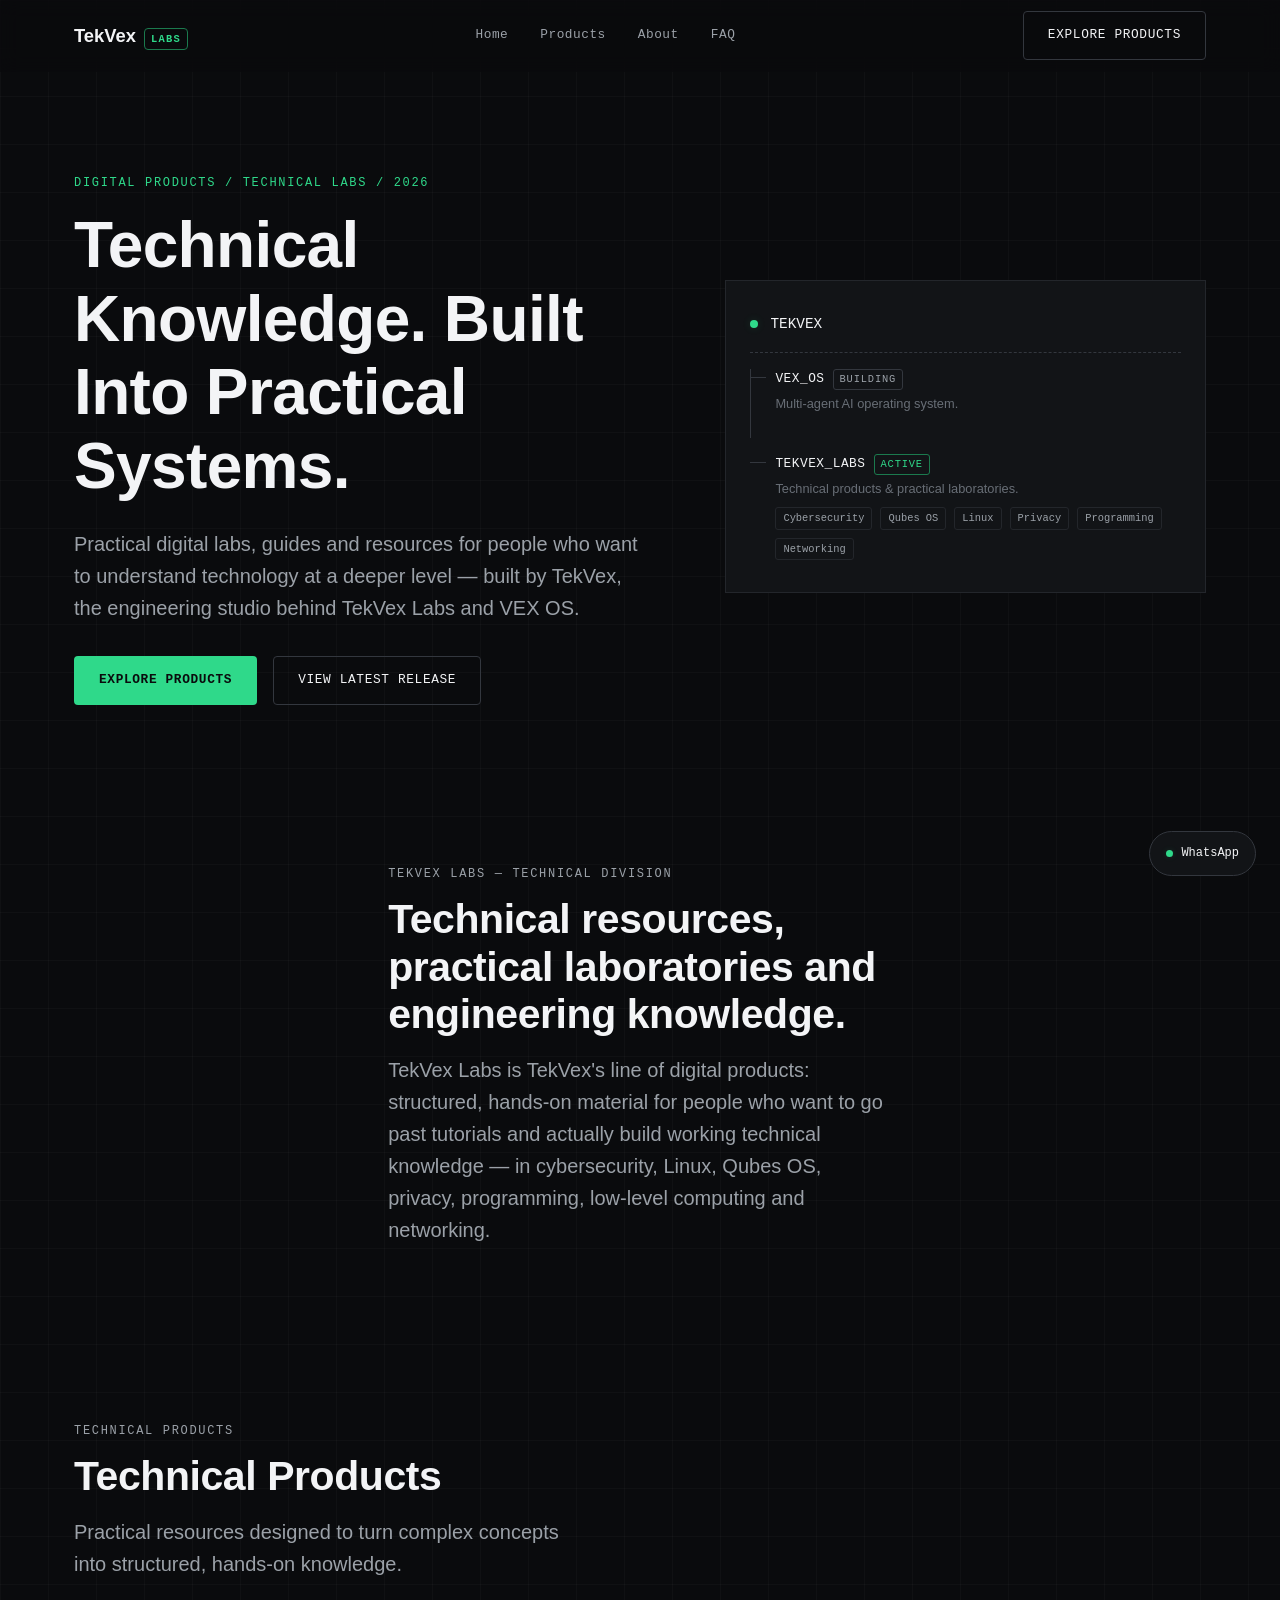
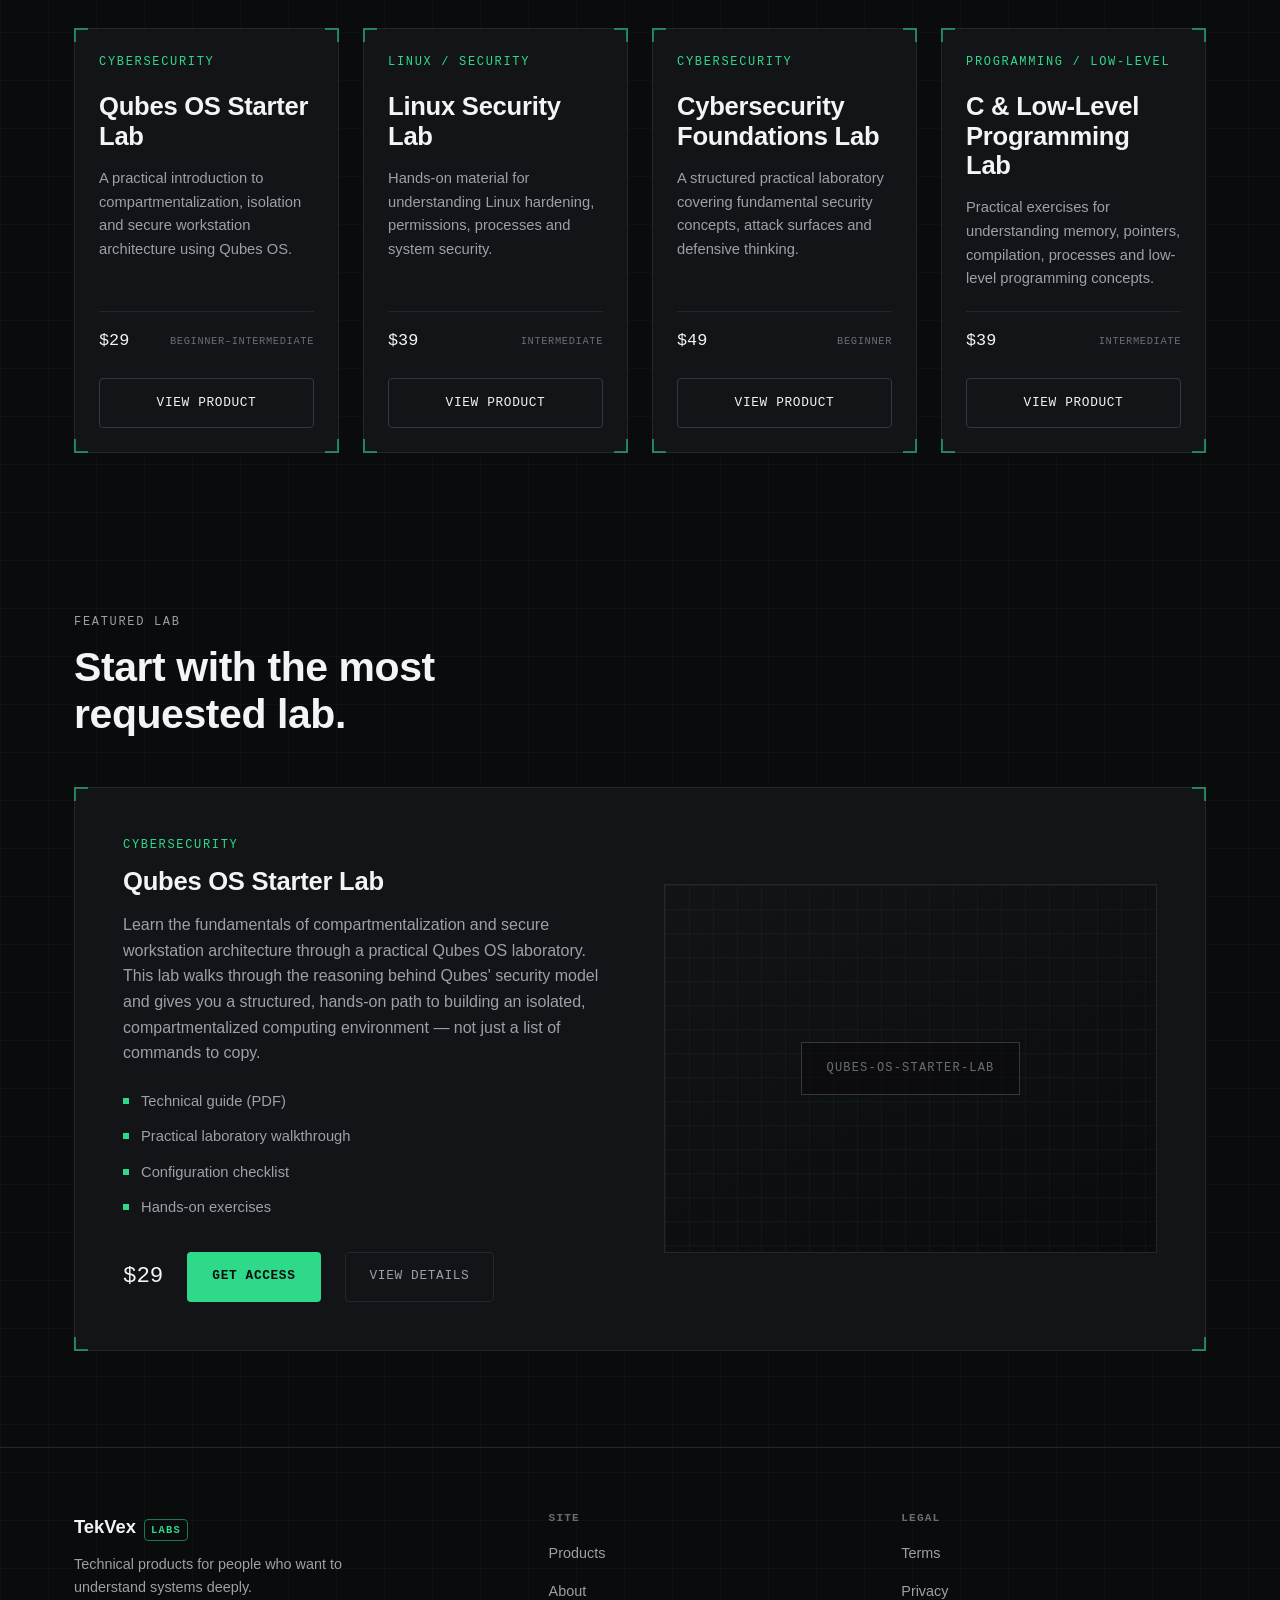
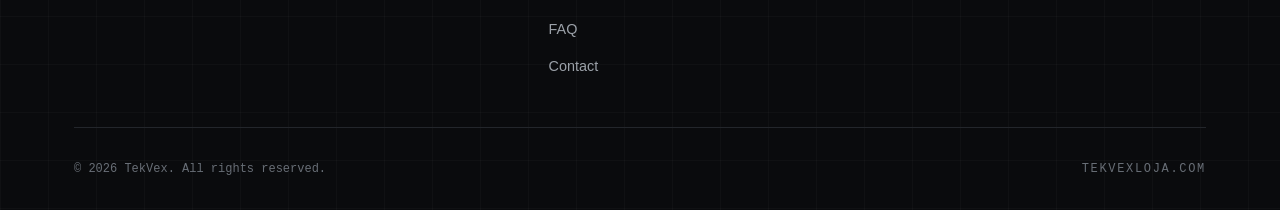
<file: index.html>
<!DOCTYPE html>
<html lang="en">
<head>
  <meta http-equiv="Content-Security-Policy" content="default-src 'self'; script-src 'self'; script-src-attr 'none'; style-src 'self' 'unsafe-inline' https://fonts.googleapis.com; font-src 'self' https://fonts.gstatic.com; img-src 'self' data: https:; connect-src 'self'; frame-src 'none'; object-src 'none'; base-uri 'self'; form-action 'self'; frame-ancestors 'none'; manifest-src 'self'; worker-src 'self'; upgrade-insecure-requests">
  <meta name="referrer" content="strict-origin-when-cross-origin">
  <meta name="permissions-policy" content="camera=(), microphone=(), geolocation=(), payment=()">
  <meta charset="UTF-8" />
  <meta name="viewport" content="width=device-width, initial-scale=1.0" />
  <title>TekVex — Technical Knowledge Built Into Practical Systems</title>
  <meta
    name="description"
    content="TekVex builds practical systems for engineers and technical professionals: TekVex Labs offers hands-on digital labs in cybersecurity, Qubes OS, Linux and low-level programming, alongside VEX OS, TekVex's multi-agent AI operating system."
  />
  <link rel="canonical" href="https://www.tekvexloja.com/" />

  <!-- Open Graph -->
  <meta property="og:type" content="website" />
  <meta property="og:site_name" content="TekVex" />
  <meta property="og:title" content="TekVex — Technical Knowledge Built Into Practical Systems" />
  <meta
    property="og:description"
    content="Practical digital labs, guides and resources for people who want to understand technology at a deeper level."
  />
  <meta property="og:url" content="https://www.tekvexloja.com/" />
  <meta property="og:image" content="https://www.tekvexloja.com/assets/og-cover.jpg" />

  <!-- Twitter / X -->
  <meta name="twitter:card" content="summary_large_image" />
  <meta name="twitter:title" content="TekVex — Technical Knowledge Built Into Practical Systems" />
  <meta
    name="twitter:description"
    content="Practical digital labs, guides and resources for people who want to understand technology at a deeper level."
  />
  <meta name="twitter:image" content="https://www.tekvexloja.com/assets/og-cover.jpg" />

  <link rel="icon" type="image/svg+xml" href="assets/favicon.svg" />

  <!-- Fonts: Space Grotesk (display), IBM Plex Sans (body), IBM Plex Mono (labels/data) -->
  <link rel="preconnect" href="https://fonts.googleapis.com" />
  <link rel="preconnect" href="https://fonts.gstatic.com" crossorigin />
  <link
    href="https://fonts.googleapis.com/css2?family=Space+Grotesk:wght@500;600;700&family=IBM+Plex+Sans:wght@400;500;600&family=IBM+Plex+Mono:wght@400;500&display=swap"
    rel="stylesheet"
  />

  <link rel="stylesheet" href="css/styles.css" />
</head>
<body>
  <a class="skip-link" href="#main-content">Skip to content</a>

  <!-- ============================= HEADER ============================= -->
  <header class="site-header">
    <div class="header-inner">
      <a href="index.html" class="brand" aria-label="TekVex home">
        TekVex <span class="brand-suffix">Labs</span>
      </a>

      <nav class="nav-desktop" aria-label="Primary">
        <a href="index.html">Home</a>
        <a href="products.html">Products</a>
        <a href="about.html">About</a>
        <a href="faq.html">FAQ</a>
      </nav>

      <div class="header-actions">
        <a href="products.html" class="btn btn-secondary">Explore Products</a>
        <button
          class="nav-toggle"
          aria-label="Toggle navigation menu"
          aria-expanded="false"
          aria-controls="nav-mobile"
        >
          <span></span><span></span><span></span>
        </button>
      </div>
    </div>

    <nav id="nav-mobile" class="nav-mobile" aria-label="Mobile">
      <a href="index.html">Home</a>
      <a href="products.html">Products</a>
      <a href="about.html">About</a>
      <a href="faq.html">FAQ</a>
      <a href="products.html" class="btn btn-primary btn-block" style="margin-top: 0.5rem">Explore Products</a>
    </nav>
  </header>

  <main id="main-content">
    <!-- ============================= HERO ============================= -->
    <section class="hero">
      <div class="container hero-inner">
        <div class="hero-copy">
          <span class="mono-label mono-label--accent">DIGITAL PRODUCTS / TECHNICAL LABS / 2026</span>
          <h1>Technical Knowledge. Built Into Practical Systems.</h1>
          <p class="lede">
            Practical digital labs, guides and resources for people who want to understand technology at a deeper
            level — built by TekVex, the engineering studio behind TekVex Labs and VEX OS.
          </p>
          <div class="hero-actions">
            <a href="products.html" class="btn btn-primary">Explore Products</a>
            <a href="#featured-lab" class="btn btn-secondary">View Latest Release</a>
          </div>
        </div>

        <!-- Ecosystem schematic: visualizes TekVex → VEX OS / TekVex Labs so
             VEX OS can be expanded later without reworking this component. -->
        <div class="schematic" aria-label="TekVex product ecosystem">
          <div class="schematic-root">
            <span class="dot" aria-hidden="true"></span>
            TEKVEX
          </div>
          <div class="schematic-branches">
            <div class="schematic-node">
              <div class="schematic-node-title">
                VEX_OS
                <span class="schematic-status is-building">Building</span>
              </div>
              <p class="schematic-node-desc">Multi-agent AI operating system.</p>
            </div>
            <div class="schematic-node">
              <div class="schematic-node-title">
                TEKVEX_LABS
                <span class="schematic-status">Active</span>
              </div>
              <p class="schematic-node-desc">Technical products &amp; practical laboratories.</p>
              <div class="schematic-tags">
                <span>Cybersecurity</span>
                <span>Qubes OS</span>
                <span>Linux</span>
                <span>Privacy</span>
                <span>Programming</span>
                <span>Networking</span>
              </div>
            </div>
          </div>
        </div>
      </div>
    </section>

    <!-- ========================= TEKVEX LABS INTRO ======================= -->
    <section class="section section--tight">
      <div class="container section-header">
        <span class="mono-label">TEKVEX LABS — TECHNICAL DIVISION</span>
        <h2>Technical resources, practical laboratories and engineering knowledge.</h2>
        <p class="lede">
          TekVex Labs is TekVex's line of digital products: structured, hands-on material for people who want to go
          past tutorials and actually build working technical knowledge — in cybersecurity, Linux, Qubes OS,
          privacy, programming, low-level computing and networking.
        </p>
      </div>
    </section>

    <!-- ============================ PRODUCTS ============================ -->
    <section class="section section--tight">
      <div class="container">
        <div class="section-header">
          <span class="mono-label">TECHNICAL PRODUCTS</span>
          <h2>Technical Products</h2>
          <p class="lede">Practical resources designed to turn complex concepts into structured, hands-on knowledge.</p>
        </div>

        <div class="grid product-grid" id="product-grid">
          <!-- Populated from js/products.js at runtime -->
        </div>
      </div>
    </section>

    <!-- ======================== FEATURED PRODUCT ========================= -->
    <section class="section" id="featured-lab">
      <div class="container">
        <div class="section-header">
          <span class="mono-label">FEATURED LAB</span>
          <h2>Start with the most requested lab.</h2>
        </div>

        <div class="bracket-frame featured-panel" id="featured-product">
          <!-- Populated from js/products.js at runtime -->
        </div>
      </div>
    </section>
  </main>

  <!-- ============================= FOOTER ============================= -->
  <footer class="site-footer">
    <div class="container">
      <div class="footer-grid">
        <div class="footer-brand">
          <a href="index.html" class="brand">TekVex <span class="brand-suffix">Labs</span></a>
          <p>Technical products for people who want to understand systems deeply.</p>
        </div>

        <div class="footer-col">
          <h4>Site</h4>
          <ul>
            <li><a href="products.html">Products</a></li>
            <li><a href="about.html">About</a></li>
            <li><a href="faq.html">FAQ</a></li>
            <li><a href="contact.html">Contact</a></li>
          </ul>
        </div>

        <div class="footer-col">
          <h4>Legal</h4>
          <ul>
            <li><a href="terms.html">Terms</a></li>
            <li><a href="privacy.html">Privacy</a></li>
          </ul>
        </div>
      </div>

      <div class="footer-bottom">
        <p>&copy; <span data-current-year>2026</span> TekVex. All rights reserved.</p>
        <p class="mono-label">TEKVEXLOJA.COM</p>
      </div>
    </div>
  </footer>

  <!-- WhatsApp contact — href/target/rel are set by main.js from the WHATSAPP_URL placeholder -->
  <a href="#" class="whatsapp-fab" data-whatsapp-trigger aria-label="Contact TekVex on WhatsApp">
    <span class="dot" aria-hidden="true"></span>
    <span>WhatsApp</span>
  </a>

  <script src="js/products.js" defer></script>
  <script src="js/main.js" defer></script>
  <script src="js/catalog.js" defer></script>
  
</body>
</html>
</file>
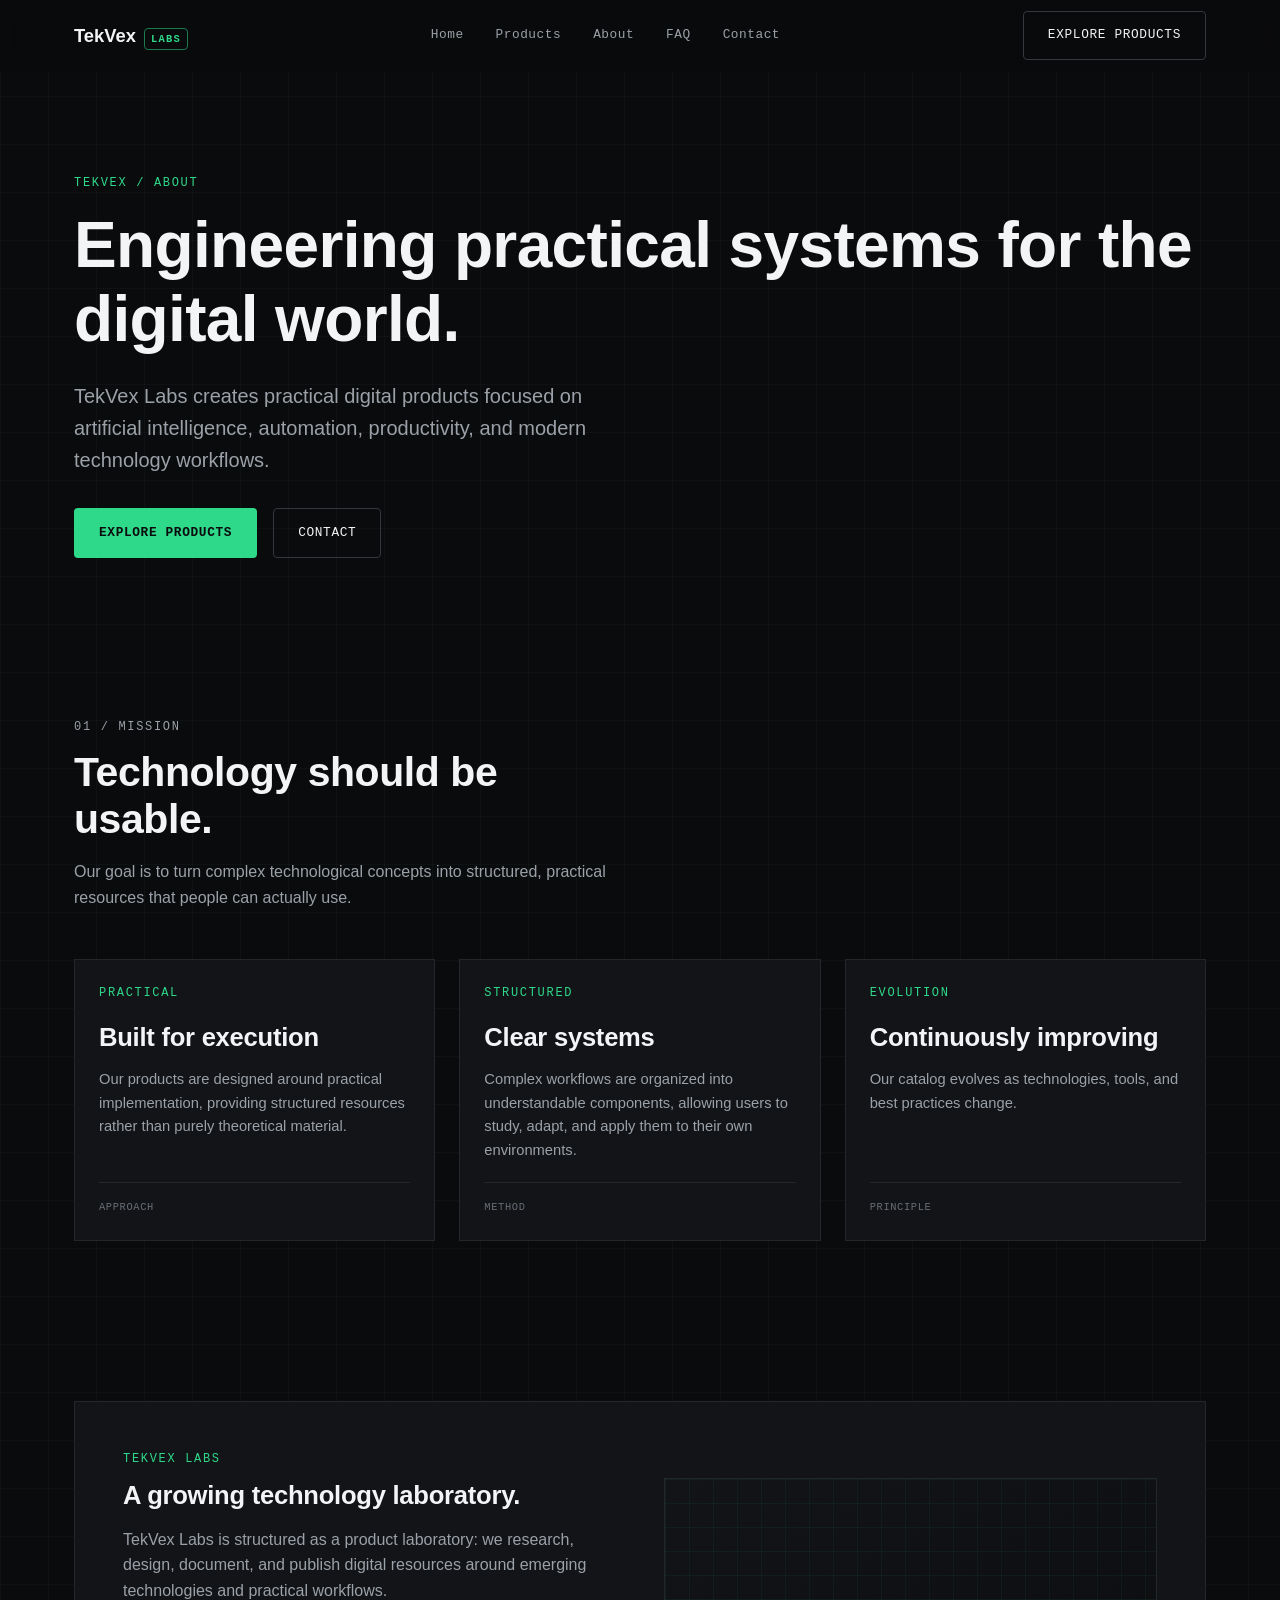
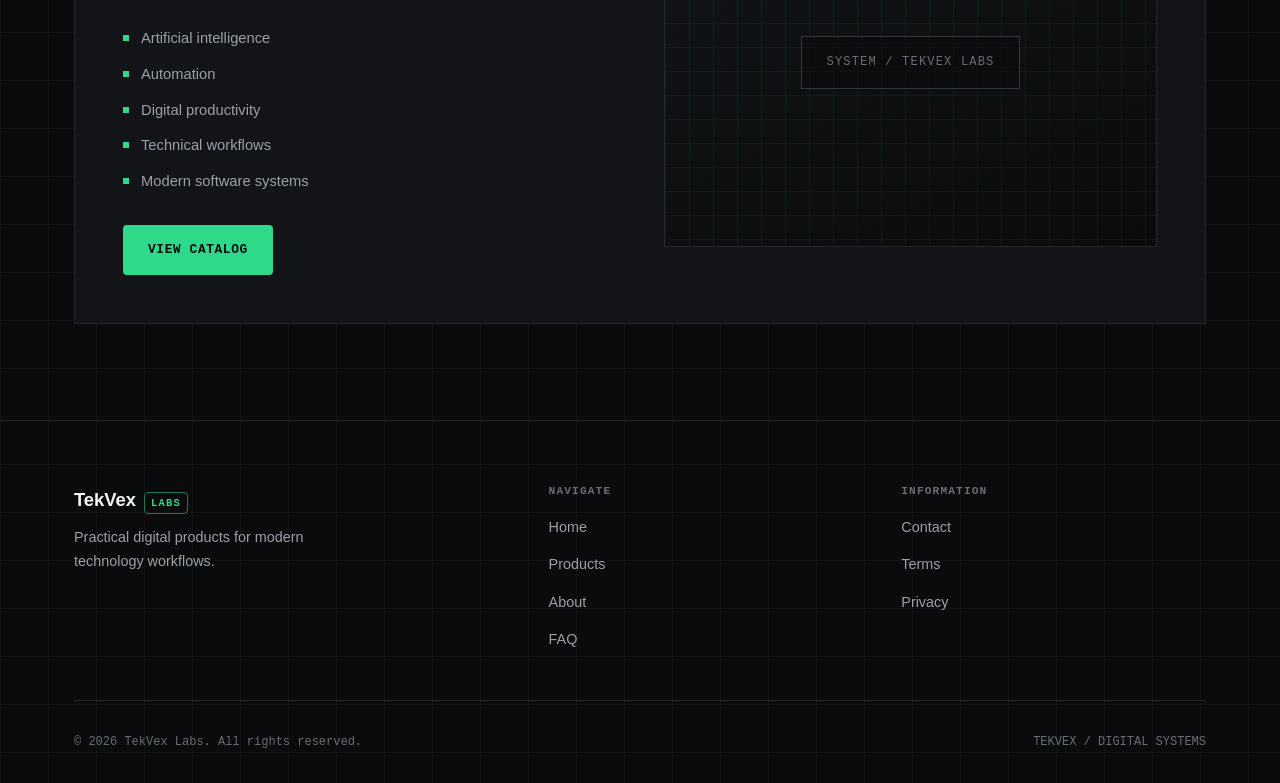
<file: about.html>
<!DOCTYPE html>
<html lang="en">
<head>
  <meta http-equiv="Content-Security-Policy" content="default-src 'self'; script-src 'self'; script-src-attr 'none'; style-src 'self' 'unsafe-inline' https://fonts.googleapis.com; font-src 'self' https://fonts.gstatic.com; img-src 'self' data: https:; connect-src 'self'; frame-src 'none'; object-src 'none'; base-uri 'self'; form-action 'self'; frame-ancestors 'none'; manifest-src 'self'; worker-src 'self'; upgrade-insecure-requests">
  <meta name="referrer" content="strict-origin-when-cross-origin">
  <meta http-equiv="X-Content-Type-Options" content="nosniff">
  <meta name="permissions-policy" content="camera=(), microphone=(), geolocation=(), payment=()">
  <meta charset="UTF-8">
  <meta name="viewport" content="width=device-width, initial-scale=1.0">

  <title>About — TekVex Labs</title>
  <meta
    name="description"
    content="Learn about TekVex Labs and our approach to practical technology, automation, artificial intelligence, and digital systems."
  >

  <meta name="robots" content="index, follow">
  <link rel="canonical" href="https://www.tekvexloja.com/about.html">

  <link rel="icon" type="image/svg+xml" href="assets/favicon.svg">
  <link rel="stylesheet" href="css/styles.css">

  <link rel="preconnect" href="https://fonts.googleapis.com">
  <link rel="preconnect" href="https://fonts.gstatic.com" crossorigin>
  <link
    href="https://fonts.googleapis.com/css2?family=IBM+Plex+Mono:wght@400;500;600&family=IBM+Plex+Sans:wght@400;500;600&family=Space+Grotesk:wght@500;600;700&display=swap"
    rel="stylesheet"
  >
</head>

<body>

  <a class="skip-link" href="#main-content">
    Skip to content
  </a>

  <header class="site-header">
    <div class="header-inner">

      <a class="brand" href="index.html" aria-label="TekVex Labs home">
        TekVex
        <span class="brand-suffix">Labs</span>
      </a>

      <nav class="nav-desktop" aria-label="Main navigation">
        <a href="index.html">Home</a>
        <a href="products.html">Products</a>
        <a href="about.html" aria-current="page">About</a>
        <a href="faq.html">FAQ</a>
        <a href="contact.html">Contact</a>
      </nav>

      <div class="header-actions">
        <a class="btn btn-secondary" href="products.html">
          Explore Products
        </a>

        <button
          class="nav-toggle"
          type="button"
          aria-label="Open navigation"
          aria-expanded="false"
          aria-controls="mobile-navigation"
        >
          <span></span>
          <span></span>
          <span></span>
        </button>
      </div>

    </div>
  </header>

  <nav
    class="nav-mobile"
    id="mobile-navigation"
    aria-label="Mobile navigation"
  >
    <a href="index.html">Home</a>
    <a href="products.html">Products</a>
    <a href="about.html" aria-current="page">About</a>
    <a href="faq.html">FAQ</a>
    <a href="contact.html">Contact</a>
  </nav>

  <main id="main-content">

    <section class="hero">
      <div class="container">

        <div class="hero-copy">

          <span class="mono-label mono-label--accent">
            TEKVEX / ABOUT
          </span>

          <h1>
            Engineering practical systems for the digital world.
          </h1>

          <p class="lede">
            TekVex Labs creates practical digital products focused on
            artificial intelligence, automation, productivity, and modern
            technology workflows.
          </p>

          <div class="hero-actions">
            <a class="btn btn-primary" href="products.html">
              Explore Products
            </a>

            <a class="btn btn-secondary" href="contact.html">
              Contact
            </a>
          </div>

        </div>

      </div>
    </section>

    <section class="section section--tight">
      <div class="container">

        <div class="section-header">
          <span class="mono-label">
            01 / MISSION
          </span>

          <h2>
            Technology should be usable.
          </h2>

          <p>
            Our goal is to turn complex technological concepts into
            structured, practical resources that people can actually use.
          </p>
        </div>

        <div class="grid" style="grid-template-columns: repeat(auto-fit, minmax(260px, 1fr));">

          <article class="bracket-frame product-card">
            <span class="mono-label mono-label--accent">
              PRACTICAL
            </span>

            <h3>
              Built for execution
            </h3>

            <p>
              Our products are designed around practical implementation,
              providing structured resources rather than purely theoretical
              material.
            </p>

            <div class="product-card-meta">
              <span class="product-level">
                APPROACH
              </span>
            </div>
          </article>

          <article class="bracket-frame product-card">
            <span class="mono-label mono-label--accent">
              STRUCTURED
            </span>

            <h3>
              Clear systems
            </h3>

            <p>
              Complex workflows are organized into understandable components,
              allowing users to study, adapt, and apply them to their own
              environments.
            </p>

            <div class="product-card-meta">
              <span class="product-level">
                METHOD
              </span>
            </div>
          </article>

          <article class="bracket-frame product-card">
            <span class="mono-label mono-label--accent">
              EVOLUTION
            </span>

            <h3>
              Continuously improving
            </h3>

            <p>
              Our catalog evolves as technologies, tools, and best practices
              change.
            </p>

            <div class="product-card-meta">
              <span class="product-level">
                PRINCIPLE
              </span>
            </div>
          </article>

        </div>

      </div>
    </section>

    <section class="section">
      <div class="container">

        <div class="bracket-frame featured-panel">

          <div class="featured-copy">

            <span class="mono-label mono-label--accent">
              TEKVEX LABS
            </span>

            <h3>
              A growing technology laboratory.
            </h3>

            <p>
              TekVex Labs is structured as a product laboratory: we research,
              design, document, and publish digital resources around emerging
              technologies and practical workflows.
            </p>

            <ul class="featured-list">
              <li>Artificial intelligence</li>
              <li>Automation</li>
              <li>Digital productivity</li>
              <li>Technical workflows</li>
              <li>Modern software systems</li>
            </ul>

            <div class="featured-price-row">
              <a class="btn btn-primary" href="products.html">
                View Catalog
              </a>
            </div>

          </div>

          <div class="featured-visual" aria-hidden="true">
            <div class="featured-visual-mark">
              SYSTEM / TEKVEX LABS
            </div>
          </div>

        </div>

      </div>
    </section>

  </main>

  <footer class="site-footer">
    <div class="container">

      <div class="footer-grid">

        <div class="footer-brand">
          <a class="brand" href="index.html">
            TekVex
            <span class="brand-suffix">Labs</span>
          </a>

          <p>
            Practical digital products for modern technology workflows.
          </p>
        </div>

        <div class="footer-col">
          <h4>Navigate</h4>

          <ul>
            <li><a href="index.html">Home</a></li>
            <li><a href="products.html">Products</a></li>
            <li><a href="about.html">About</a></li>
            <li><a href="faq.html">FAQ</a></li>
          </ul>
        </div>

        <div class="footer-col">
          <h4>Information</h4>

          <ul>
            <li><a href="contact.html">Contact</a></li>
            <li><a href="terms.html">Terms</a></li>
            <li><a href="privacy.html">Privacy</a></li>
          </ul>
        </div>

      </div>

      <div class="footer-bottom">
        <p>
          © 2026 TekVex Labs. All rights reserved.
        </p>

        <p>
          TEKVEX / DIGITAL SYSTEMS
        </p>
      </div>

    </div>
  </footer>

  <script src="js/main.js" defer></script>

</body>
  </html>
</file>
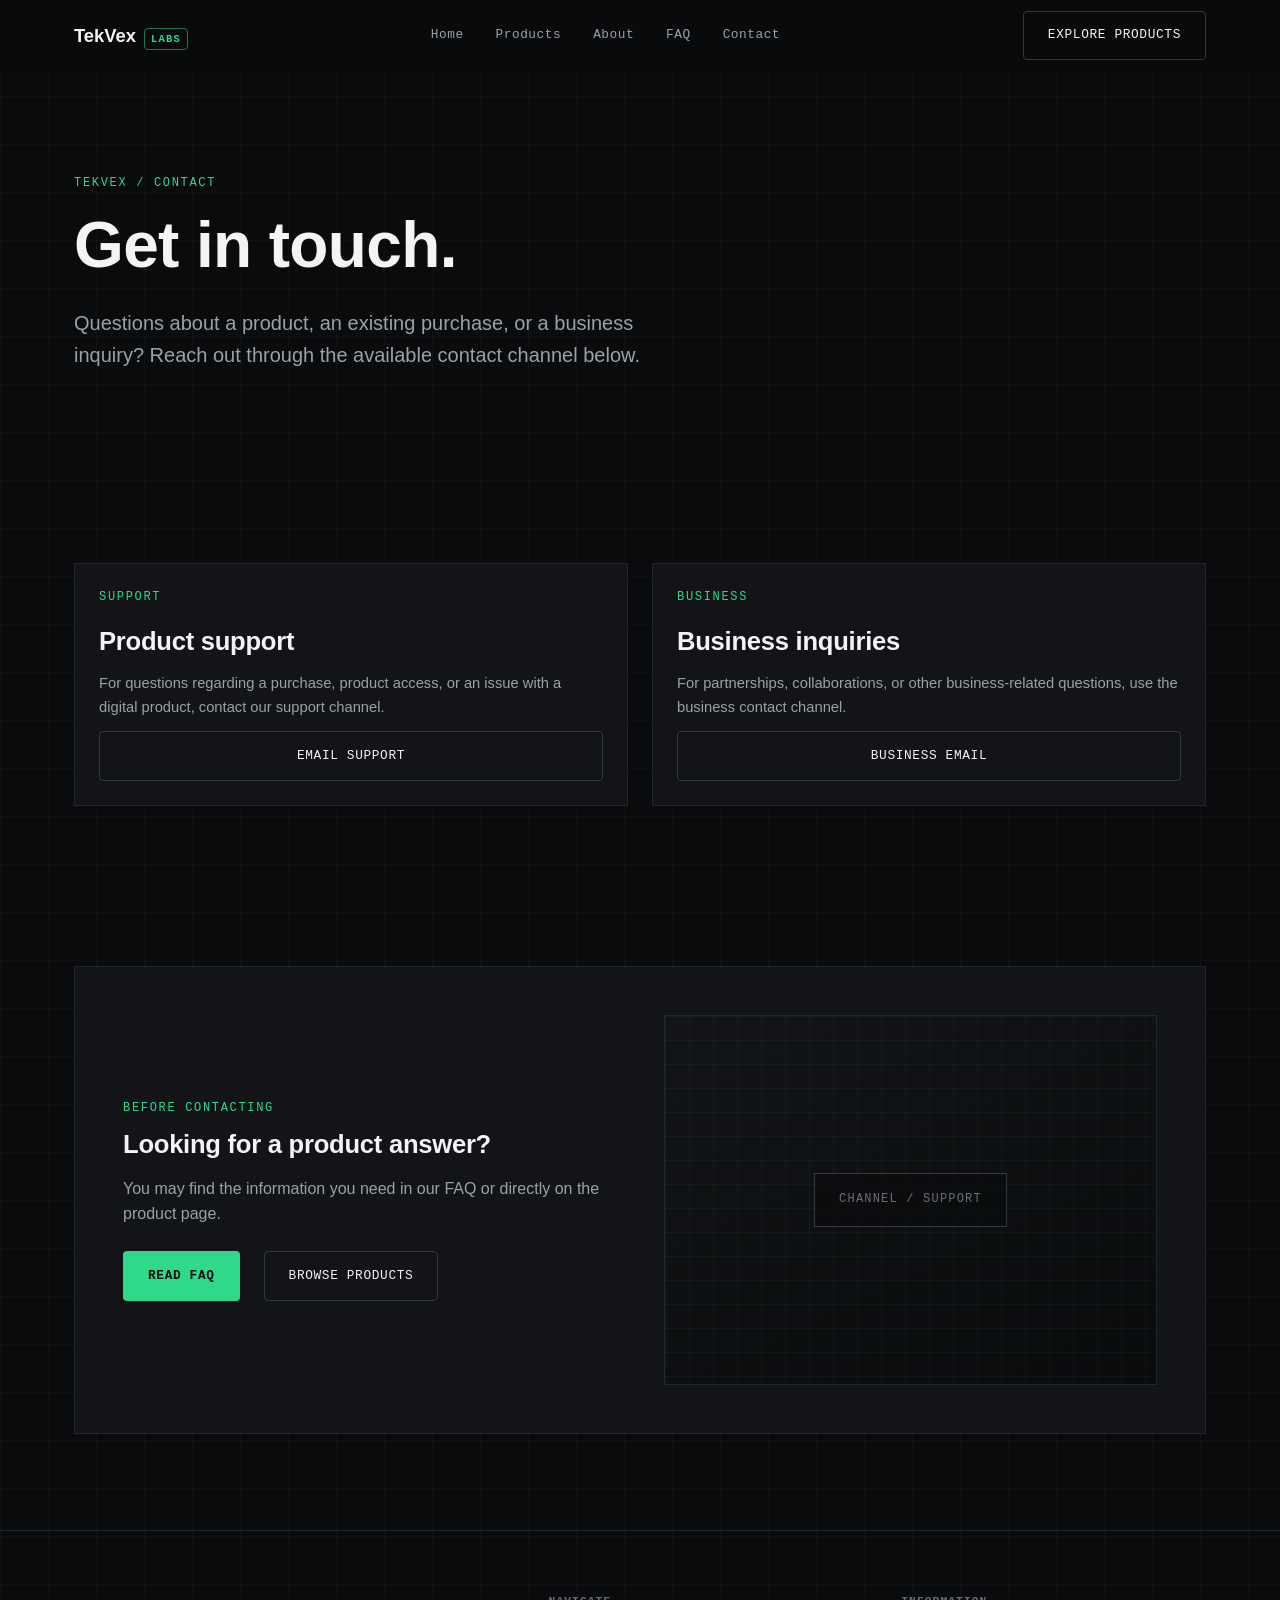
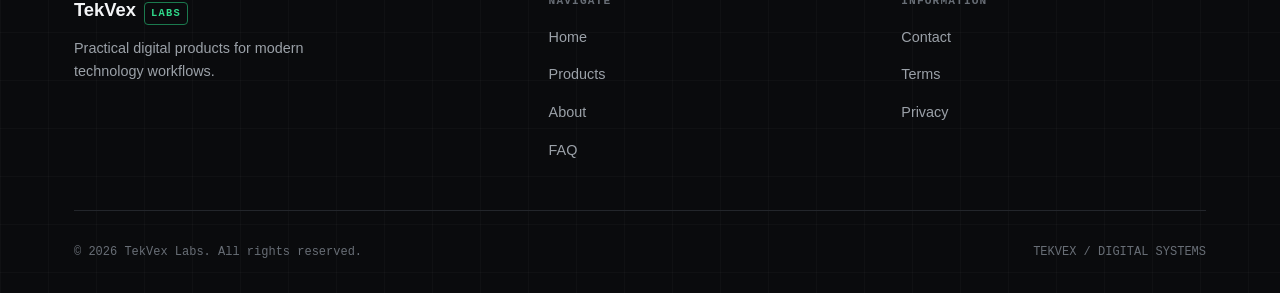
<file: contact.html>
<!DOCTYPE html>
<html lang="en">
<head>
  <meta http-equiv="Content-Security-Policy" content="default-src 'self'; script-src 'self'; script-src-attr 'none'; style-src 'self' 'unsafe-inline' https://fonts.googleapis.com; font-src 'self' https://fonts.gstatic.com; img-src 'self' data: https:; connect-src 'self'; frame-src 'none'; object-src 'none'; base-uri 'self'; form-action 'self'; frame-ancestors 'none'; manifest-src 'self'; worker-src 'self'; upgrade-insecure-requests">
  <meta name="referrer" content="strict-origin-when-cross-origin">
  <meta http-equiv="X-Content-Type-Options" content="nosniff">
  <meta name="permissions-policy" content="camera=(), microphone=(), geolocation=(), payment=()">
  <meta charset="UTF-8">
  <meta name="viewport" content="width=device-width, initial-scale=1.0">

  <title>Contact — TekVex Labs</title>
  <meta
    name="description"
    content="Contact TekVex Labs for product support, questions, and business inquiries."
  >

  <meta name="robots" content="index, follow">
  <link rel="canonical" href="https://www.tekvexloja.com/contact.html">

  <link rel="icon" type="image/svg+xml" href="assets/favicon.svg">
  <link rel="stylesheet" href="css/styles.css">

  <link rel="preconnect" href="https://fonts.googleapis.com">
  <link rel="preconnect" href="https://fonts.gstatic.com" crossorigin>

  <link
    href="https://fonts.googleapis.com/css2?family=IBM+Plex+Mono:wght@400;500;600&family=IBM+Plex+Sans:wght@400;500;600&family=Space+Grotesk:wght@500;600;700&display=swap"
    rel="stylesheet"
  >
</head>

<body>

  <a class="skip-link" href="#main-content">
    Skip to content
  </a>

  <header class="site-header">
    <div class="header-inner">

      <a class="brand" href="index.html" aria-label="TekVex Labs home">
        TekVex
        <span class="brand-suffix">Labs</span>
      </a>

      <nav class="nav-desktop" aria-label="Main navigation">
        <a href="index.html">Home</a>
        <a href="products.html">Products</a>
        <a href="about.html">About</a>
        <a href="faq.html">FAQ</a>
        <a href="contact.html" aria-current="page">Contact</a>
      </nav>

      <div class="header-actions">
        <a class="btn btn-secondary" href="products.html">
          Explore Products
        </a>

        <button
          class="nav-toggle"
          type="button"
          aria-label="Open navigation"
          aria-expanded="false"
          aria-controls="mobile-navigation"
        >
          <span></span>
          <span></span>
          <span></span>
        </button>
      </div>

    </div>
  </header>

  <nav
    class="nav-mobile"
    id="mobile-navigation"
    aria-label="Mobile navigation"
  >
    <a href="index.html">Home</a>
    <a href="products.html">Products</a>
    <a href="about.html">About</a>
    <a href="faq.html">FAQ</a>
    <a href="contact.html" aria-current="page">Contact</a>
  </nav>

  <main id="main-content">

    <section class="hero">
      <div class="container">

        <div class="hero-copy">

          <span class="mono-label mono-label--accent">
            TEKVEX / CONTACT
          </span>

          <h1>
            Get in touch.
          </h1>

          <p class="lede">
            Questions about a product, an existing purchase, or a business
            inquiry? Reach out through the available contact channel below.
          </p>

        </div>

      </div>
    </section>

    <section class="section section--tight">
      <div class="container">

        <div class="grid" style="grid-template-columns: repeat(auto-fit, minmax(280px, 1fr));">

          <article class="bracket-frame product-card">

            <span class="mono-label mono-label--accent">
              SUPPORT
            </span>

            <h3>
              Product support
            </h3>

            <p>
              For questions regarding a purchase, product access, or an issue
              with a digital product, contact our support channel.
            </p>

            <!-- Replace the email below with the official TekVex support email
                 before publishing if you have one. -->
            <a
              class="btn btn-secondary"
              href="mailto:support@tekvexloja.com"
            >
              Email Support
            </a>

          </article>

          <article class="bracket-frame product-card">

            <span class="mono-label mono-label--accent">
              BUSINESS
            </span>

            <h3>
              Business inquiries
            </h3>

            <p>
              For partnerships, collaborations, or other business-related
              questions, use the business contact channel.
            </p>

            <!-- Replace the email below with the official TekVex business email
                 before publishing if you have one. -->
            <a
              class="btn btn-secondary"
              href="mailto:business@tekvexloja.com"
            >
              Business Email
            </a>

          </article>

        </div>

      </div>
    </section>

    <section class="section">
      <div class="container">

        <div class="bracket-frame featured-panel">

          <div class="featured-copy">

            <span class="mono-label mono-label--accent">
              BEFORE CONTACTING
            </span>

            <h3>
              Looking for a product answer?
            </h3>

            <p>
              You may find the information you need in our FAQ or directly on
              the product page.
            </p>

            <div class="featured-price-row">
              <a class="btn btn-primary" href="faq.html">
                Read FAQ
              </a>

              <a class="btn btn-secondary" href="products.html">
                Browse Products
              </a>
            </div>

          </div>

          <div class="featured-visual" aria-hidden="true">
            <div class="featured-visual-mark">
              CHANNEL / SUPPORT
            </div>
          </div>

        </div>

      </div>
    </section>

  </main>

  <footer class="site-footer">
    <div class="container">

      <div class="footer-grid">

        <div class="footer-brand">
          <a class="brand" href="index.html">
            TekVex
            <span class="brand-suffix">Labs</span>
          </a>

          <p>
            Practical digital products for modern technology workflows.
          </p>
        </div>

        <div class="footer-col">
          <h4>Navigate</h4>

          <ul>
            <li><a href="index.html">Home</a></li>
            <li><a href="products.html">Products</a></li>
            <li><a href="about.html">About</a></li>
            <li><a href="faq.html">FAQ</a></li>
          </ul>
        </div>

        <div class="footer-col">
          <h4>Information</h4>

          <ul>
            <li><a href="contact.html">Contact</a></li>
            <li><a href="terms.html">Terms</a></li>
            <li><a href="privacy.html">Privacy</a></li>
          </ul>
        </div>

      </div>

      <div class="footer-bottom">
        <p>
          © 2026 TekVex Labs. All rights reserved.
        </p>

        <p>
          TEKVEX / DIGITAL SYSTEMS
        </p>
      </div>

    </div>
  </footer>

  <script src="js/main.js" defer></script>

</body>
  </html>
</file>
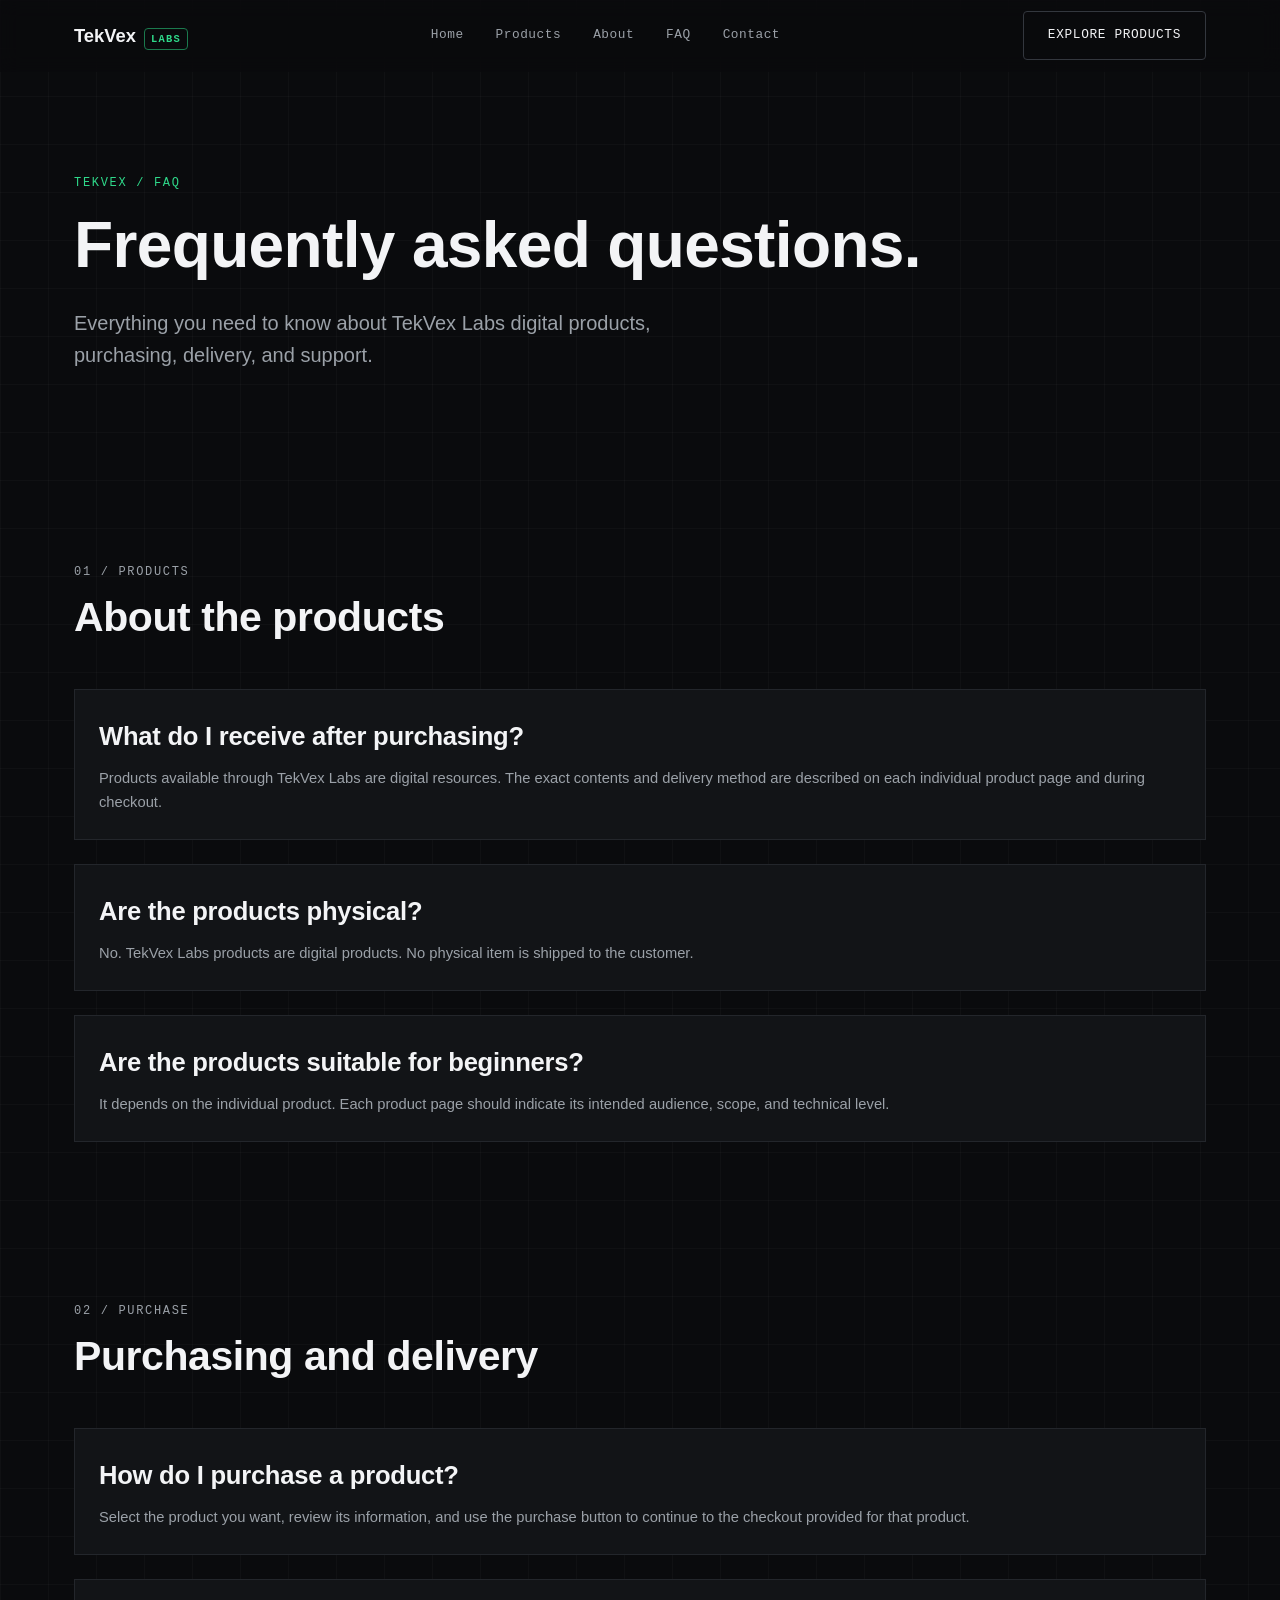
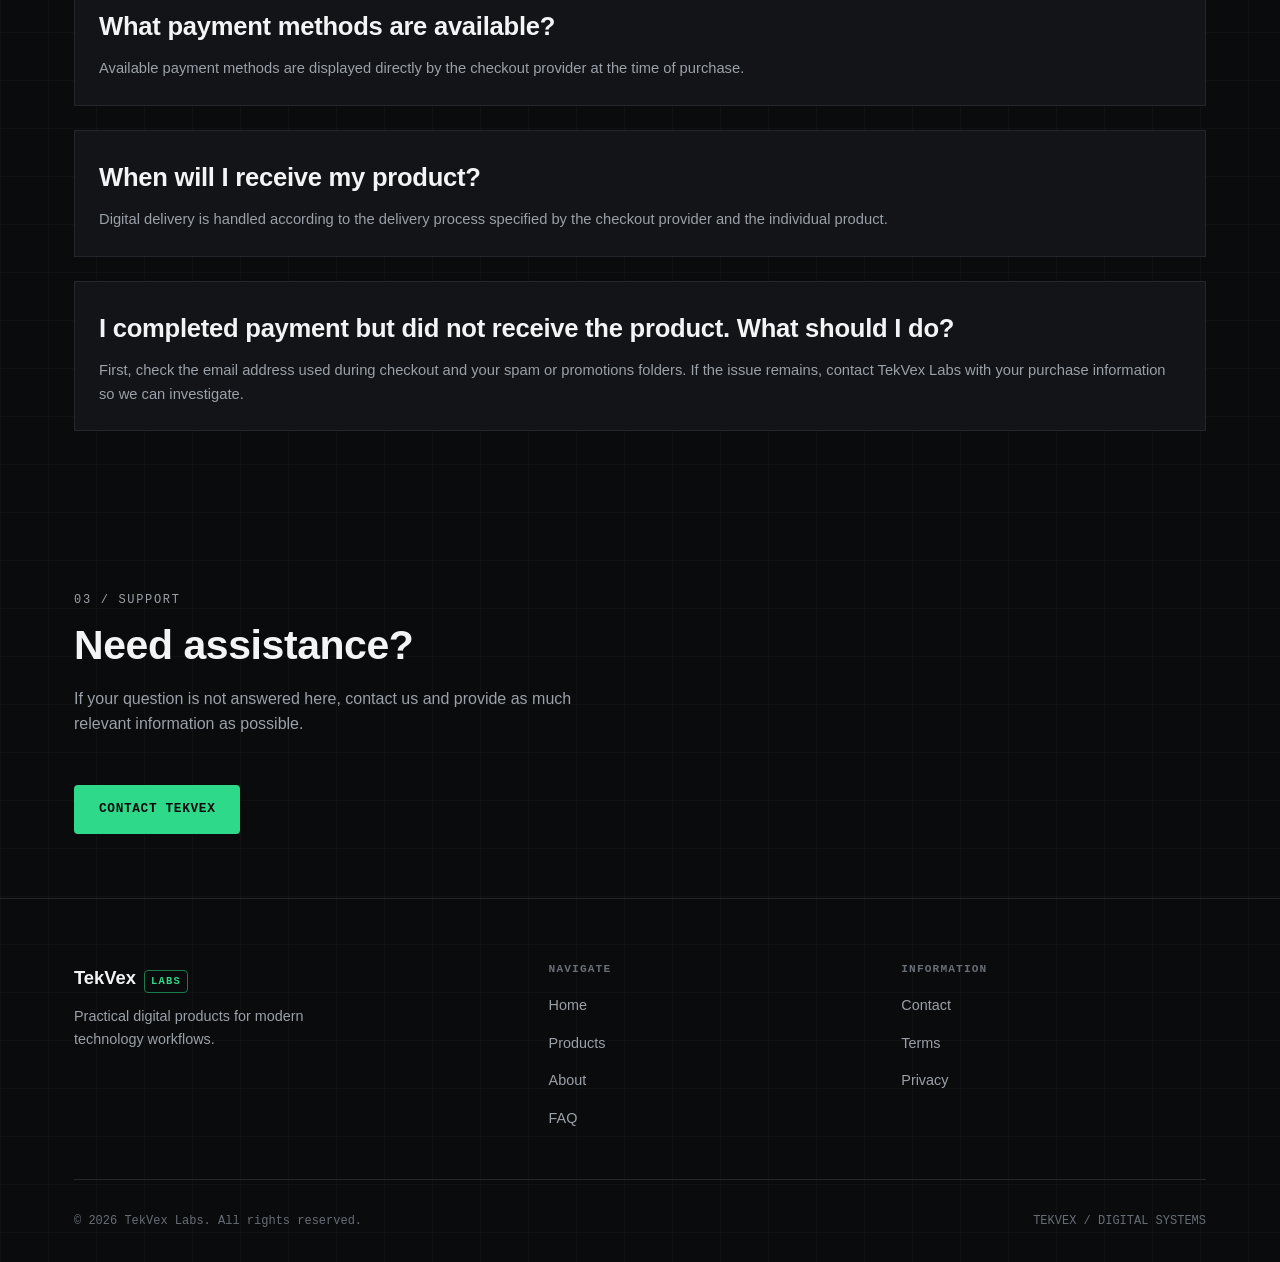
<file: faq.html>
<!DOCTYPE html>
<html lang="en">
<head>
  <meta http-equiv="Content-Security-Policy" content="default-src 'self'; script-src 'self'; script-src-attr 'none'; style-src 'self' 'unsafe-inline' https://fonts.googleapis.com; font-src 'self' https://fonts.gstatic.com; img-src 'self' data: https:; connect-src 'self'; frame-src 'none'; object-src 'none'; base-uri 'self'; form-action 'self'; frame-ancestors 'none'; manifest-src 'self'; worker-src 'self'; upgrade-insecure-requests">
  <meta name="referrer" content="strict-origin-when-cross-origin">
  <meta http-equiv="X-Content-Type-Options" content="nosniff">
  <meta name="permissions-policy" content="camera=(), microphone=(), geolocation=(), payment=()">
  <meta charset="UTF-8">
  <meta name="viewport" content="width=device-width, initial-scale=1.0">

  <title>FAQ — TekVex Labs</title>
  <meta
    name="description"
    content="Frequently asked questions about TekVex Labs products, purchases, delivery, support, and digital resources."
  >

  <meta name="robots" content="index, follow">
  <link rel="canonical" href="https://www.tekvexloja.com/faq.html">

  <link rel="icon" type="image/svg+xml" href="assets/favicon.svg">
  <link rel="stylesheet" href="css/styles.css">

  <link rel="preconnect" href="https://fonts.googleapis.com">
  <link rel="preconnect" href="https://fonts.gstatic.com" crossorigin>
  <link
    href="https://fonts.googleapis.com/css2?family=IBM+Plex+Mono:wght@400;500;600&family=IBM+Plex+Sans:wght@400;500;600&family=Space+Grotesk:wght@500;600;700&display=swap"
    rel="stylesheet"
  >
</head>

<body>

  <a class="skip-link" href="#main-content">
    Skip to content
  </a>

  <header class="site-header">
    <div class="header-inner">

      <a class="brand" href="index.html" aria-label="TekVex Labs home">
        TekVex
        <span class="brand-suffix">Labs</span>
      </a>

      <nav class="nav-desktop" aria-label="Main navigation">
        <a href="index.html">Home</a>
        <a href="products.html">Products</a>
        <a href="about.html">About</a>
        <a href="faq.html" aria-current="page">FAQ</a>
        <a href="contact.html">Contact</a>
      </nav>

      <div class="header-actions">
        <a class="btn btn-secondary" href="products.html">
          Explore Products
        </a>

        <button
          class="nav-toggle"
          type="button"
          aria-label="Open navigation"
          aria-expanded="false"
          aria-controls="mobile-navigation"
        >
          <span></span>
          <span></span>
          <span></span>
        </button>
      </div>

    </div>
  </header>

  <nav
    class="nav-mobile"
    id="mobile-navigation"
    aria-label="Mobile navigation"
  >
    <a href="index.html">Home</a>
    <a href="products.html">Products</a>
    <a href="about.html">About</a>
    <a href="faq.html" aria-current="page">FAQ</a>
    <a href="contact.html">Contact</a>
  </nav>

  <main id="main-content">

    <section class="hero">
      <div class="container">

        <div class="hero-copy">

          <span class="mono-label mono-label--accent">
            TEKVEX / FAQ
          </span>

          <h1>
            Frequently asked questions.
          </h1>

          <p class="lede">
            Everything you need to know about TekVex Labs digital products,
            purchasing, delivery, and support.
          </p>

        </div>

      </div>
    </section>

    <section class="section section--tight">
      <div class="container">

        <div class="section-header">
          <span class="mono-label">
            01 / PRODUCTS
          </span>

          <h2>
            About the products
          </h2>
        </div>

        <div class="grid">

          <article class="bracket-frame product-card">
            <h3>
              What do I receive after purchasing?
            </h3>

            <p>
              Products available through TekVex Labs are digital resources.
              The exact contents and delivery method are described on each
              individual product page and during checkout.
            </p>
          </article>

          <article class="bracket-frame product-card">
            <h3>
              Are the products physical?
            </h3>

            <p>
              No. TekVex Labs products are digital products. No physical item
              is shipped to the customer.
            </p>
          </article>

          <article class="bracket-frame product-card">
            <h3>
              Are the products suitable for beginners?
            </h3>

            <p>
              It depends on the individual product. Each product page should
              indicate its intended audience, scope, and technical level.
            </p>
          </article>

        </div>

      </div>
    </section>

    <section class="section">
      <div class="container">

        <div class="section-header">
          <span class="mono-label">
            02 / PURCHASE
          </span>

          <h2>
            Purchasing and delivery
          </h2>
        </div>

        <div class="grid">

          <article class="bracket-frame product-card">
            <h3>
              How do I purchase a product?
            </h3>

            <p>
              Select the product you want, review its information, and use the
              purchase button to continue to the checkout provided for that
              product.
            </p>
          </article>

          <article class="bracket-frame product-card">
            <h3>
              What payment methods are available?
            </h3>

            <p>
              Available payment methods are displayed directly by the
              checkout provider at the time of purchase.
            </p>
          </article>

          <article class="bracket-frame product-card">
            <h3>
              When will I receive my product?
            </h3>

            <p>
              Digital delivery is handled according to the delivery process
              specified by the checkout provider and the individual product.
            </p>
          </article>

          <article class="bracket-frame product-card">
            <h3>
              I completed payment but did not receive the product. What should I do?
            </h3>

            <p>
              First, check the email address used during checkout and your
              spam or promotions folders. If the issue remains, contact TekVex
              Labs with your purchase information so we can investigate.
            </p>
          </article>

        </div>

      </div>
    </section>

    <section class="section section--tight">
      <div class="container">

        <div class="section-header">
          <span class="mono-label">
            03 / SUPPORT
          </span>

          <h2>
            Need assistance?
          </h2>

          <p>
            If your question is not answered here, contact us and provide as
            much relevant information as possible.
          </p>
        </div>

        <a class="btn btn-primary" href="contact.html">
          Contact TekVex
        </a>

      </div>
    </section>

  </main>

  <footer class="site-footer">
    <div class="container">

      <div class="footer-grid">

        <div class="footer-brand">
          <a class="brand" href="index.html">
            TekVex
            <span class="brand-suffix">Labs</span>
          </a>

          <p>
            Practical digital products for modern technology workflows.
          </p>
        </div>

        <div class="footer-col">
          <h4>Navigate</h4>

          <ul>
            <li><a href="index.html">Home</a></li>
            <li><a href="products.html">Products</a></li>
            <li><a href="about.html">About</a></li>
            <li><a href="faq.html">FAQ</a></li>
          </ul>
        </div>

        <div class="footer-col">
          <h4>Information</h4>

          <ul>
            <li><a href="contact.html">Contact</a></li>
            <li><a href="terms.html">Terms</a></li>
            <li><a href="privacy.html">Privacy</a></li>
          </ul>
        </div>

      </div>

      <div class="footer-bottom">
        <p>
          © 2026 TekVex Labs. All rights reserved.
        </p>

        <p>
          TEKVEX / DIGITAL SYSTEMS
        </p>
      </div>

    </div>
  </footer>

  <script src="js/main.js" defer></script>

</body>
</html>
</file>
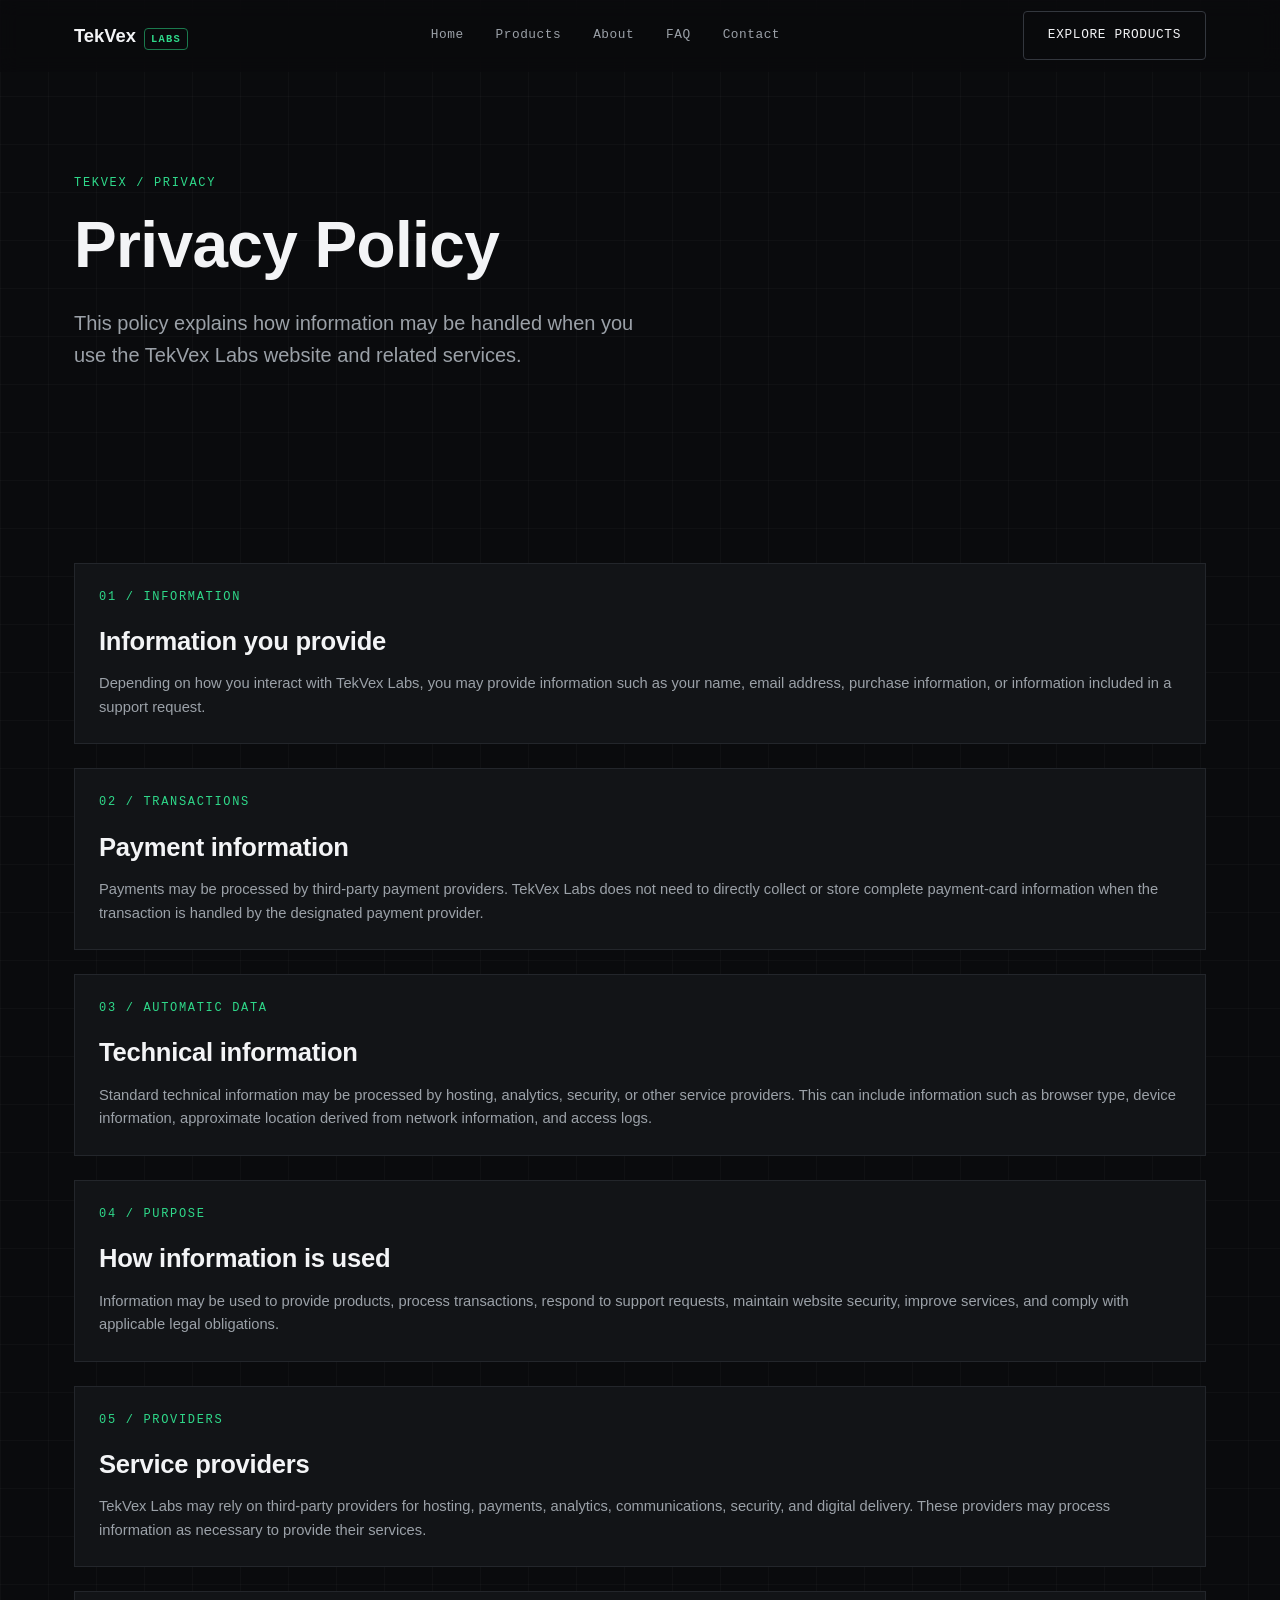
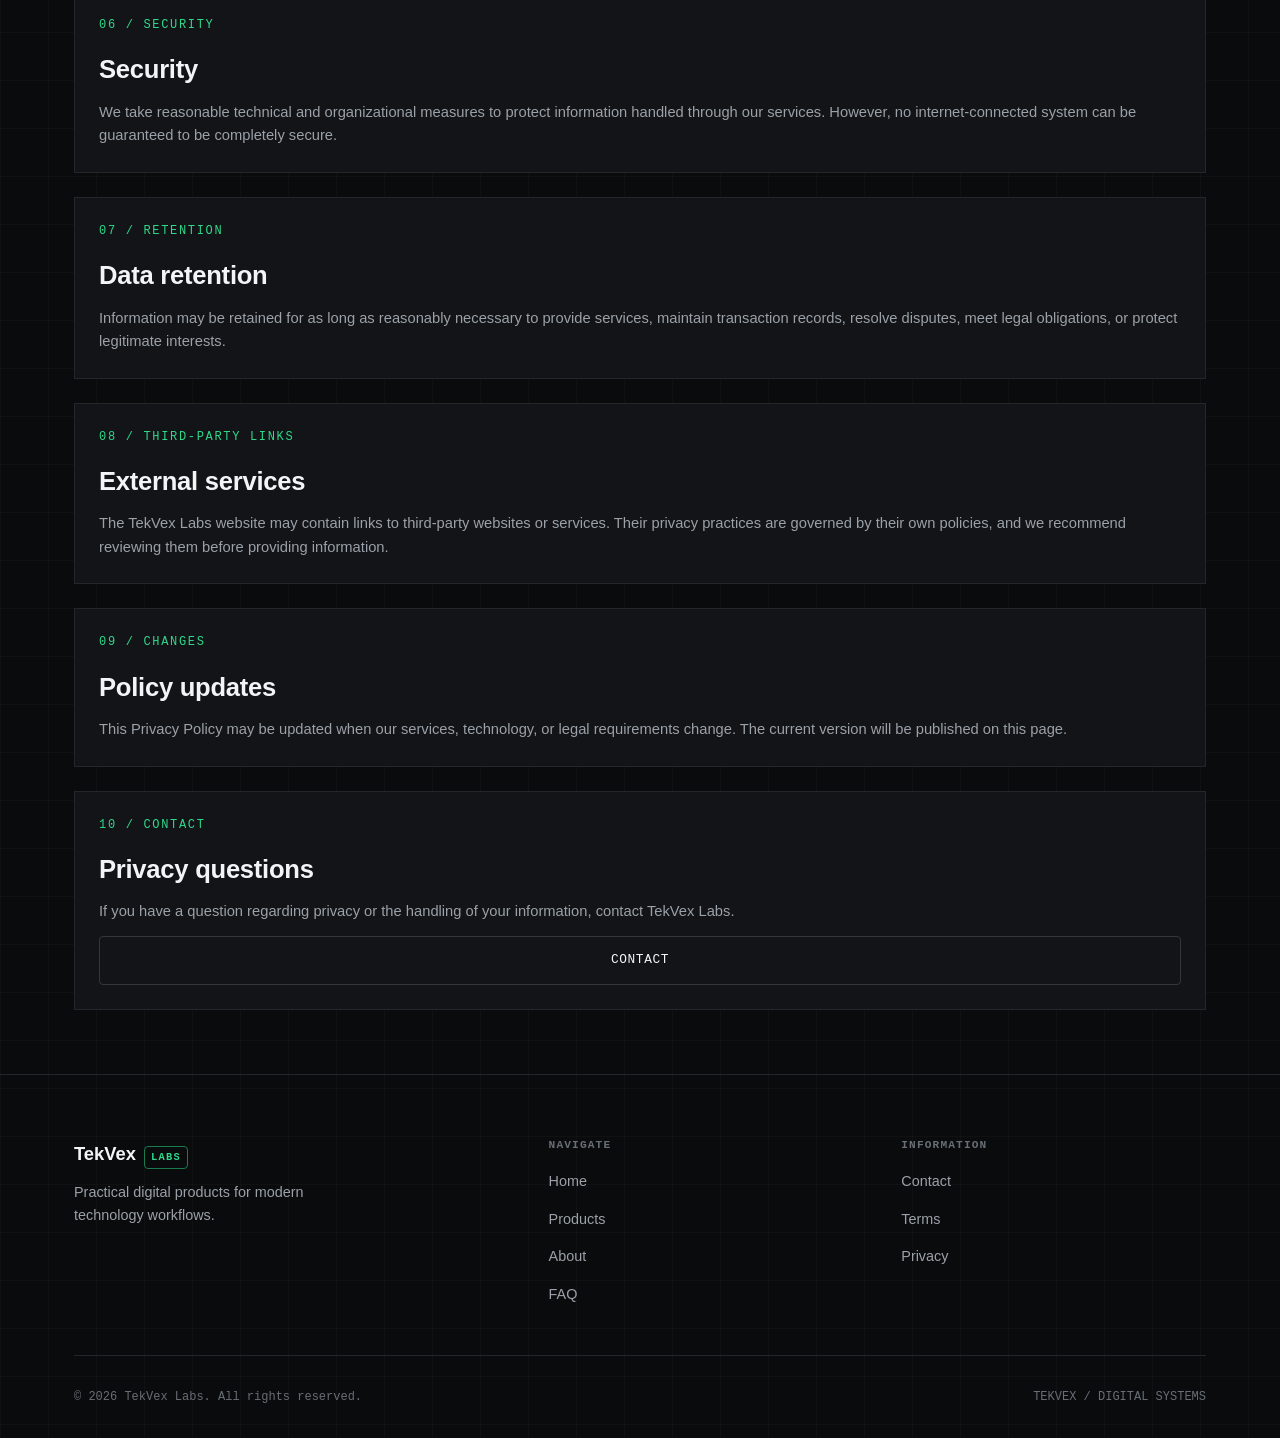
<file: privacy.html>
<!DOCTYPE html>
<html lang="en">
<head>
  <meta http-equiv="Content-Security-Policy" content="default-src 'self'; script-src 'self'; script-src-attr 'none'; style-src 'self' 'unsafe-inline' https://fonts.googleapis.com; font-src 'self' https://fonts.gstatic.com; img-src 'self' data: https:; connect-src 'self'; frame-src 'none'; object-src 'none'; base-uri 'self'; form-action 'self'; frame-ancestors 'none'; manifest-src 'self'; worker-src 'self'; upgrade-insecure-requests">
  <meta name="referrer" content="strict-origin-when-cross-origin">
  <meta http-equiv="X-Content-Type-Options" content="nosniff">
  <meta name="permissions-policy" content="camera=(), microphone=(), geolocation=(), payment=()">
  <meta charset="UTF-8">
  <meta name="viewport" content="width=device-width, initial-scale=1.0">

  <title>Privacy Policy — TekVex Labs</title>
  <meta
    name="description"
    content="Privacy policy for the TekVex Labs website and digital products."
  >

  <meta name="robots" content="index, follow">
  <link rel="canonical" href="https://www.tekvexloja.com/privacy.html">

  <link rel="icon" type="image/svg+xml" href="assets/favicon.svg">
  <link rel="stylesheet" href="css/styles.css">

  <link rel="preconnect" href="https://fonts.googleapis.com">
  <link rel="preconnect" href="https://fonts.gstatic.com" crossorigin>

  <link
    href="https://fonts.googleapis.com/css2?family=IBM+Plex+Mono:wght@400;500;600&family=IBM+Plex+Sans:wght@400;500;600&family=Space+Grotesk:wght@500;600;700&display=swap"
    rel="stylesheet"
  >
</head>

<body>

  <a class="skip-link" href="#main-content">
    Skip to content
  </a>

  <header class="site-header">
    <div class="header-inner">

      <a class="brand" href="index.html" aria-label="TekVex Labs home">
        TekVex
        <span class="brand-suffix">Labs</span>
      </a>

      <nav class="nav-desktop" aria-label="Main navigation">
        <a href="index.html">Home</a>
        <a href="products.html">Products</a>
        <a href="about.html">About</a>
        <a href="faq.html">FAQ</a>
        <a href="contact.html">Contact</a>
      </nav>

      <div class="header-actions">
        <a class="btn btn-secondary" href="products.html">
          Explore Products
        </a>

        <button
          class="nav-toggle"
          type="button"
          aria-label="Open navigation"
          aria-expanded="false"
          aria-controls="mobile-navigation"
        >
          <span></span>
          <span></span>
          <span></span>
        </button>
      </div>

    </div>
  </header>

  <nav
    class="nav-mobile"
    id="mobile-navigation"
    aria-label="Mobile navigation"
  >
    <a href="index.html">Home</a>
    <a href="products.html">Products</a>
    <a href="about.html">About</a>
    <a href="faq.html">FAQ</a>
    <a href="contact.html">Contact</a>
  </nav>

  <main id="main-content">

    <section class="hero">
      <div class="container">

        <div class="hero-copy">

          <span class="mono-label mono-label--accent">
            TEKVEX / PRIVACY
          </span>

          <h1>
            Privacy Policy
          </h1>

          <p class="lede">
            This policy explains how information may be handled when you use
            the TekVex Labs website and related services.
          </p>

        </div>

      </div>
    </section>

    <section class="section section--tight">
      <div class="container">

        <div class="grid">

          <article class="bracket-frame product-card">
            <span class="mono-label mono-label--accent">
              01 / INFORMATION
            </span>

            <h3>
              Information you provide
            </h3>

            <p>
              Depending on how you interact with TekVex Labs, you may provide
              information such as your name, email address, purchase
              information, or information included in a support request.
            </p>
          </article>

          <article class="bracket-frame product-card">
            <span class="mono-label mono-label--accent">
              02 / TRANSACTIONS
            </span>

            <h3>
              Payment information
            </h3>

            <p>
              Payments may be processed by third-party payment providers.
              TekVex Labs does not need to directly collect or store complete
              payment-card information when the transaction is handled by the
              designated payment provider.
            </p>
          </article>

          <article class="bracket-frame product-card">
            <span class="mono-label mono-label--accent">
              03 / AUTOMATIC DATA
            </span>

            <h3>
              Technical information
            </h3>

            <p>
              Standard technical information may be processed by hosting,
              analytics, security, or other service providers. This can include
              information such as browser type, device information, approximate
              location derived from network information, and access logs.
            </p>
          </article>

          <article class="bracket-frame product-card">
            <span class="mono-label mono-label--accent">
              04 / PURPOSE
            </span>

            <h3>
              How information is used
            </h3>

            <p>
              Information may be used to provide products, process
              transactions, respond to support requests, maintain website
              security, improve services, and comply with applicable legal
              obligations.
            </p>
          </article>

          <article class="bracket-frame product-card">
            <span class="mono-label mono-label--accent">
              05 / PROVIDERS
            </span>

            <h3>
              Service providers
            </h3>

            <p>
              TekVex Labs may rely on third-party providers for hosting,
              payments, analytics, communications, security, and digital
              delivery. These providers may process information as necessary
              to provide their services.
            </p>
          </article>

          <article class="bracket-frame product-card">
            <span class="mono-label mono-label--accent">
              06 / SECURITY
            </span>

            <h3>
              Security
            </h3>

            <p>
              We take reasonable technical and organizational measures to
              protect information handled through our services. However, no
              internet-connected system can be guaranteed to be completely
              secure.
            </p>
          </article>

          <article class="bracket-frame product-card">
            <span class="mono-label mono-label--accent">
              07 / RETENTION
            </span>

            <h3>
              Data retention
            </h3>

            <p>
              Information may be retained for as long as reasonably necessary
              to provide services, maintain transaction records, resolve
              disputes, meet legal obligations, or protect legitimate
              interests.
            </p>
          </article>

          <article class="bracket-frame product-card">
            <span class="mono-label mono-label--accent">
              08 / THIRD-PARTY LINKS
            </span>

            <h3>
              External services
            </h3>

            <p>
              The TekVex Labs website may contain links to third-party
              websites or services. Their privacy practices are governed by
              their own policies, and we recommend reviewing them before
              providing information.
            </p>
          </article>

          <article class="bracket-frame product-card">
            <span class="mono-label mono-label--accent">
              09 / CHANGES
            </span>

            <h3>
              Policy updates
            </h3>

            <p>
              This Privacy Policy may be updated when our services, technology,
              or legal requirements change. The current version will be
              published on this page.
            </p>
          </article>

          <article class="bracket-frame product-card">
            <span class="mono-label mono-label--accent">
              10 / CONTACT
            </span>

            <h3>
              Privacy questions
            </h3>

            <p>
              If you have a question regarding privacy or the handling of your
              information, contact TekVex Labs.
            </p>

            <a class="btn btn-secondary" href="contact.html">
              Contact
            </a>
          </article>

        </div>

      </div>
    </section>

  </main>

  <footer class="site-footer">
    <div class="container">

      <div class="footer-grid">

        <div class="footer-brand">
          <a class="brand" href="index.html">
            TekVex
            <span class="brand-suffix">Labs</span>
          </a>

          <p>
            Practical digital products for modern technology workflows.
          </p>
        </div>

        <div class="footer-col">
          <h4>Navigate</h4>

          <ul>
            <li><a href="index.html">Home</a></li>
            <li><a href="products.html">Products</a></li>
            <li><a href="about.html">About</a></li>
            <li><a href="faq.html">FAQ</a></li>
          </ul>
        </div>

        <div class="footer-col">
          <h4>Information</h4>

          <ul>
            <li><a href="contact.html">Contact</a></li>
            <li><a href="terms.html">Terms</a></li>
            <li><a href="privacy.html">Privacy</a></li>
          </ul>
        </div>

      </div>

      <div class="footer-bottom">
        <p>
          © 2026 TekVex Labs. All rights reserved.
        </p>

        <p>
          TEKVEX / DIGITAL SYSTEMS
        </p>
      </div>

    </div>
  </footer>

  <script src="js/main.js" defer></script>

</body>
  </html>
</file>
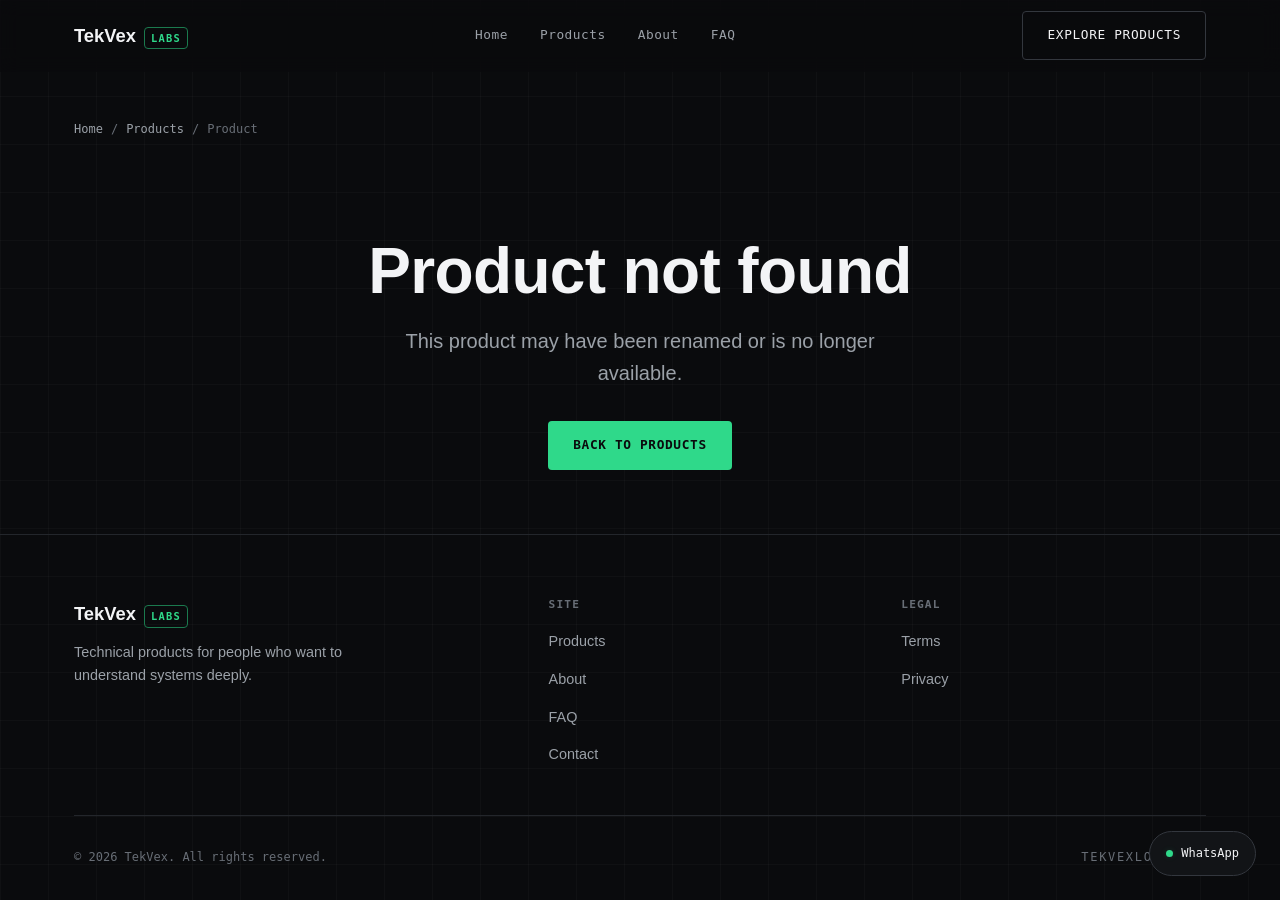
<file: product.html>
<!DOCTYPE html>
<html lang="en">
<head>
  <meta http-equiv="Content-Security-Policy" content="default-src 'self'; script-src 'self'; script-src-attr 'none'; style-src 'self' 'unsafe-inline' https://fonts.googleapis.com; font-src 'self' https://fonts.gstatic.com; img-src 'self' data: https:; connect-src 'self'; frame-src 'none'; object-src 'none'; base-uri 'self'; form-action 'self'; frame-ancestors 'none'; manifest-src 'self'; worker-src 'self'; upgrade-insecure-requests">
  <meta name="referrer" content="strict-origin-when-cross-origin">
  <meta name="permissions-policy" content="camera=(), microphone=(), geolocation=(), payment=()">
  <meta charset="UTF-8" />
  <meta name="viewport" content="width=device-width, initial-scale=1.0" />
  <title id="page-title">Product — TekVex Labs</title>
  <meta id="meta-description" name="description" content="Technical digital labs from TekVex Labs." />
  <link id="canonical-link" rel="canonical" href="https://www.tekvexloja.com/product.html" />

  <meta property="og:type" content="website" />
  <meta property="og:site_name" content="TekVex" />
  <meta id="og-title-tag" property="og:title" content="TekVex Labs" />
  <meta id="og-desc-tag" property="og:description" content="Technical digital labs from TekVex Labs." />
  <meta id="og-url-tag" property="og:url" content="https://www.tekvexloja.com/product.html" />
  <meta property="og:image" content="https://www.tekvexloja.com/assets/og-cover.jpg" />

  <meta name="twitter:card" content="summary_large_image" />
  <meta id="twitter-title-tag" name="twitter:title" content="TekVex Labs" />
  <meta id="twitter-desc-tag" name="twitter:description" content="Technical digital labs from TekVex Labs." />
  <meta name="twitter:image" content="https://www.tekvexloja.com/assets/og-cover.jpg" />

  <link rel="icon" type="image/svg+xml" href="assets/favicon.svg" />

  <link rel="preconnect" href="https://fonts.googleapis.com" />
  <link rel="preconnect" href="https://fonts.gstatic.com" crossorigin />
  <link
    href="https://fonts.googleapis.com/css2?family=Space+Grotesk:wght@500;600;700&family=IBM+Plex+Sans:wght@400;500;600&family=IBM+Plex+Mono:wght@400;500&display=swap"
    rel="stylesheet"
  />

  <link rel="stylesheet" href="css/styles.css" />

  <style>
    /* Page-specific additions kept local since they only apply to this template */
    .breadcrumb {
      font-family: var(--font-mono);
      font-size: 0.75rem;
      color: var(--fog-dim);
      display: flex;
      gap: var(--space-2);
      flex-wrap: wrap;
      margin-bottom: var(--space-8);
    }
    .breadcrumb a { color: var(--fog); }
    .breadcrumb a:hover { color: var(--paper); }

    .product-hero-grid {
      display: grid;
      grid-template-columns: 1fr auto;
      gap: var(--space-8);
      align-items: start;
      border-bottom: 1px solid var(--border);
      padding-bottom: var(--space-16);
      margin-bottom: var(--space-16);
    }
    .product-hero-side {
      padding: var(--space-6);
      min-width: 220px;
    }
    .product-hero-side .product-price { font-size: 1.6rem; display: block; margin-bottom: var(--space-4); }
    .product-hero-side .btn { margin-bottom: var(--space-3); }

    .learn-grid { grid-template-columns: repeat(auto-fit, minmax(220px, 1fr)); }
    .learn-card { padding: var(--space-6); }
    .learn-card h3 { font-size: 1.05rem; margin-bottom: var(--space-2); }
    .learn-card p { font-size: 0.88rem; }

    .included-list, .requirements-list {
      display: flex;
      flex-direction: column;
      gap: var(--space-3);
    }
    .included-list li, .requirements-list li {
      display: flex;
      align-items: baseline;
      gap: var(--space-3);
      font-size: 0.95rem;
      color: var(--fog);
    }
    .included-list li::before, .requirements-list li::before {
      content: "";
      width: 6px;
      height: 6px;
      background-color: var(--signal);
      flex-shrink: 0;
      transform: translateY(-2px);
    }

    .two-col { grid-template-columns: 1fr 1fr; align-items: start; }

    .faq-item {
      padding: var(--space-6);
      margin-bottom: var(--space-4);
    }
    .faq-item h3 { font-size: 1rem; margin-bottom: var(--space-2); }
    .faq-item p { font-size: 0.92rem; }

    .final-cta {
      text-align: center;
      padding: var(--space-16) var(--space-6);
    }
    .final-cta h2 { margin-bottom: var(--space-6); }

    .not-found { padding: var(--space-16) 0; text-align: center; }
    .not-found h1 { margin-bottom: var(--space-4); }

    @media (max-width: 780px) {
      .product-hero-grid { grid-template-columns: 1fr; }
      .two-col { grid-template-columns: 1fr; }
    }
  </style>
</head>
<body>
  <a class="skip-link" href="#main-content">Skip to content</a>

  <header class="site-header">
    <div class="header-inner">
      <a href="index.html" class="brand" aria-label="TekVex home">
        TekVex <span class="brand-suffix">Labs</span>
      </a>

      <nav class="nav-desktop" aria-label="Primary">
        <a href="index.html">Home</a>
        <a href="products.html">Products</a>
        <a href="about.html">About</a>
        <a href="faq.html">FAQ</a>
      </nav>

      <div class="header-actions">
        <a href="products.html" class="btn btn-secondary">Explore Products</a>
        <button class="nav-toggle" aria-label="Toggle navigation menu" aria-expanded="false" aria-controls="nav-mobile">
          <span></span><span></span><span></span>
        </button>
      </div>
    </div>

    <nav id="nav-mobile" class="nav-mobile" aria-label="Mobile">
      <a href="index.html">Home</a>
      <a href="products.html">Products</a>
      <a href="about.html">About</a>
      <a href="faq.html">FAQ</a>
      <a href="products.html" class="btn btn-primary btn-block" style="margin-top: 0.5rem">Explore Products</a>
    </nav>
  </header>

  <main id="main-content">
    <div class="container" style="padding-top: calc(var(--header-height) + var(--space-12))">
      <nav class="breadcrumb" aria-label="Breadcrumb" id="breadcrumb">
        <a href="index.html">Home</a> / <a href="products.html">Products</a> / <span id="breadcrumb-current">Product</span>
      </nav>
    </div>

    <!-- Rendered by js/product.js once the product is resolved from ?slug= -->
    <div id="product-root" class="container"></div>

    <!-- Shown instead of #product-root if the slug does not match any product -->
    <div id="not-found" class="container not-found" hidden>
      <h1>Product not found</h1>
      <p class="lede" style="margin-inline:auto">This product may have been renamed or is no longer available.</p>
      <a href="products.html" class="btn btn-primary" style="margin-top: var(--space-8)">Back to Products</a>
    </div>
  </main>

  <footer class="site-footer">
    <div class="container">
      <div class="footer-grid">
        <div class="footer-brand">
          <a href="index.html" class="brand">TekVex <span class="brand-suffix">Labs</span></a>
          <p>Technical products for people who want to understand systems deeply.</p>
        </div>

        <div class="footer-col">
          <h4>Site</h4>
          <ul>
            <li><a href="products.html">Products</a></li>
            <li><a href="about.html">About</a></li>
            <li><a href="faq.html">FAQ</a></li>
            <li><a href="contact.html">Contact</a></li>
          </ul>
        </div>

        <div class="footer-col">
          <h4>Legal</h4>
          <ul>
            <li><a href="terms.html">Terms</a></li>
            <li><a href="privacy.html">Privacy</a></li>
          </ul>
        </div>
      </div>

      <div class="footer-bottom">
        <p>&copy; <span data-current-year>2026</span> TekVex. All rights reserved.</p>
        <p class="mono-label">TEKVEXLOJA.COM</p>
      </div>
    </div>
  </footer>

  <a href="#" class="whatsapp-fab" data-whatsapp-trigger aria-label="Contact TekVex on WhatsApp">
    <span class="dot" aria-hidden="true"></span>
    <span>WhatsApp</span>
  </a>

  <script src="js/products.js" defer></script>
  <script src="js/main.js" defer></script>
  <script src="js/product.js" defer></script>
</body>
</html>
</file>
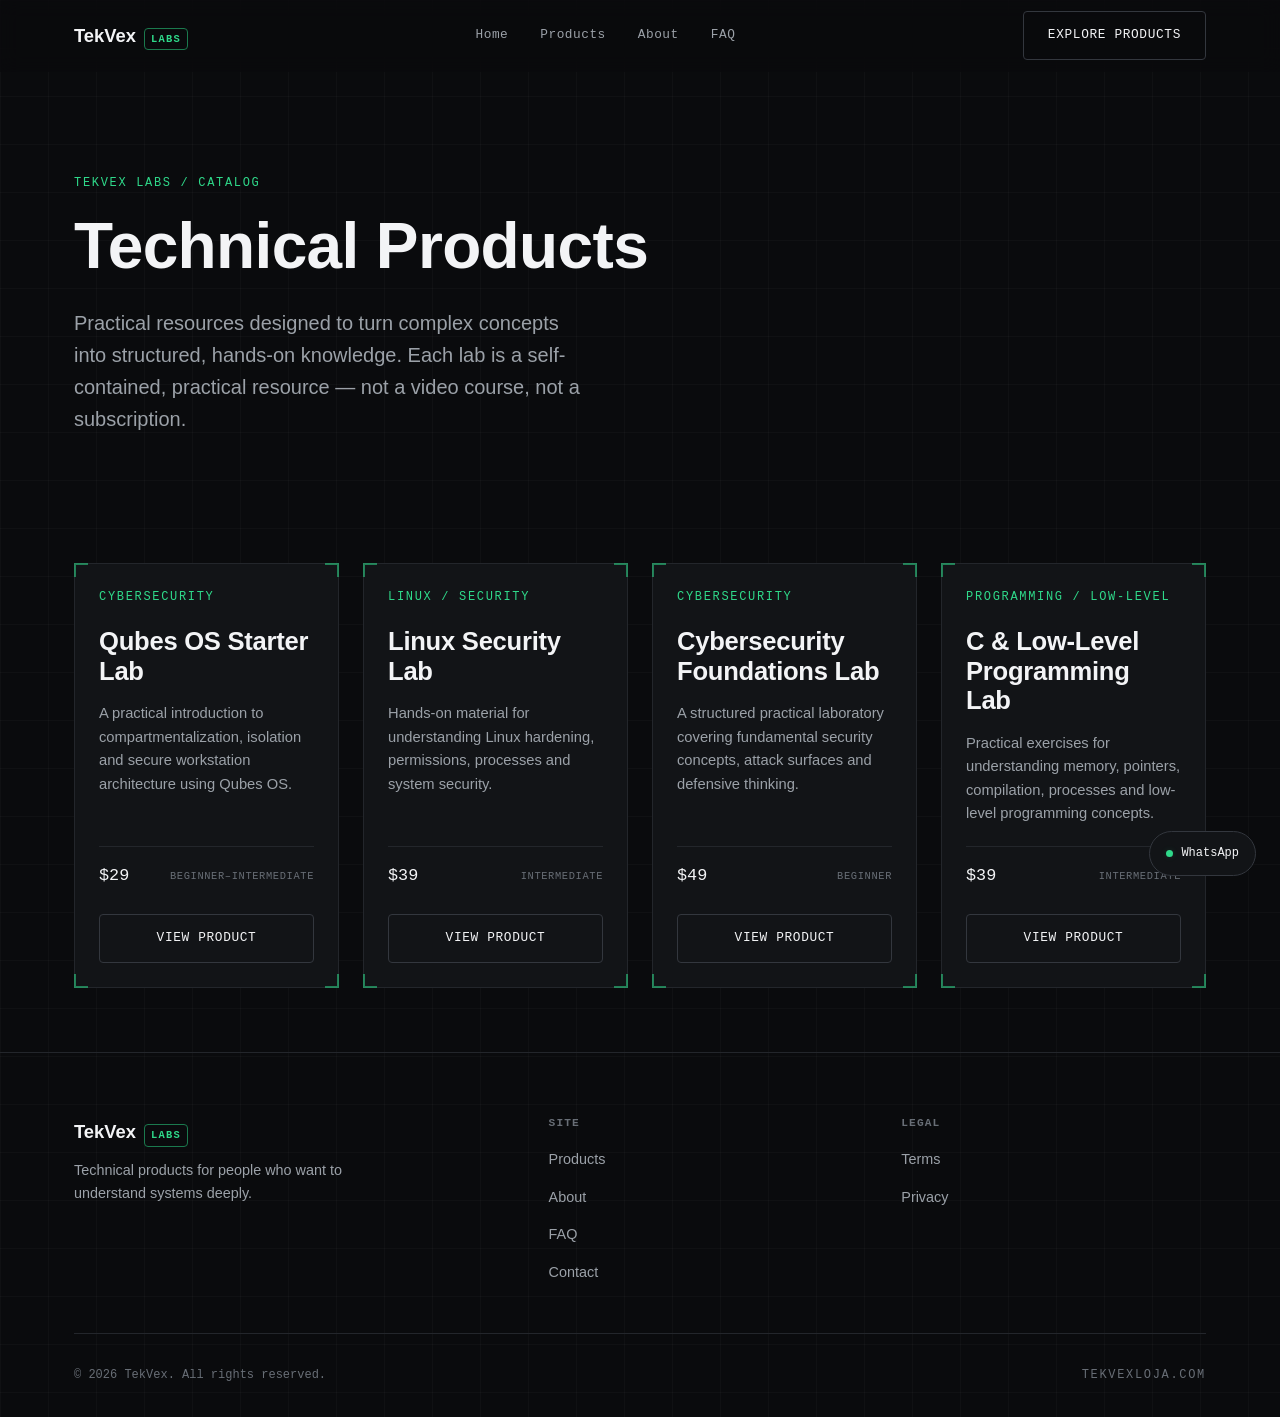
<file: products.html>
<!DOCTYPE html>
<html lang="en">
<head>
  <meta http-equiv="Content-Security-Policy" content="default-src 'self'; script-src 'self'; script-src-attr 'none'; style-src 'self' 'unsafe-inline' https://fonts.googleapis.com; font-src 'self' https://fonts.gstatic.com; img-src 'self' data: https:; connect-src 'self'; frame-src 'none'; object-src 'none'; base-uri 'self'; form-action 'self'; frame-ancestors 'none'; manifest-src 'self'; worker-src 'self'; upgrade-insecure-requests">
  <meta name="referrer" content="strict-origin-when-cross-origin">
  <meta name="permissions-policy" content="camera=(), microphone=(), geolocation=(), payment=()">
  <meta charset="UTF-8" />
  <meta name="viewport" content="width=device-width, initial-scale=1.0" />
  <title>Products — TekVex Labs</title>
  <meta
    name="description"
    content="Browse TekVex Labs technical products: practical digital laboratories in cybersecurity, Qubes OS, Linux, privacy and low-level programming."
  />
  <link rel="canonical" href="https://www.tekvexloja.com/products.html" />

  <meta property="og:type" content="website" />
  <meta property="og:site_name" content="TekVex" />
  <meta property="og:title" content="Products — TekVex Labs" />
  <meta
    property="og:description"
    content="Practical digital laboratories in cybersecurity, Qubes OS, Linux, privacy and low-level programming."
  />
  <meta property="og:url" content="https://www.tekvexloja.com/products.html" />
  <meta property="og:image" content="https://www.tekvexloja.com/assets/og-cover.jpg" />

  <meta name="twitter:card" content="summary_large_image" />
  <meta name="twitter:title" content="Products — TekVex Labs" />
  <meta
    name="twitter:description"
    content="Practical digital laboratories in cybersecurity, Qubes OS, Linux, privacy and low-level programming."
  />
  <meta name="twitter:image" content="https://www.tekvexloja.com/assets/og-cover.jpg" />

  <link rel="icon" type="image/svg+xml" href="assets/favicon.svg" />

  <link rel="preconnect" href="https://fonts.googleapis.com" />
  <link rel="preconnect" href="https://fonts.gstatic.com" crossorigin />
  <link
    href="https://fonts.googleapis.com/css2?family=Space+Grotesk:wght@500;600;700&family=IBM+Plex+Sans:wght@400;500;600&family=IBM+Plex+Mono:wght@400;500&display=swap"
    rel="stylesheet"
  />

  <link rel="stylesheet" href="css/styles.css" />
</head>
<body>
  <a class="skip-link" href="#main-content">Skip to content</a>

  <header class="site-header">
    <div class="header-inner">
      <a href="index.html" class="brand" aria-label="TekVex home">
        TekVex <span class="brand-suffix">Labs</span>
      </a>

      <nav class="nav-desktop" aria-label="Primary">
        <a href="index.html">Home</a>
        <a href="products.html">Products</a>
        <a href="about.html">About</a>
        <a href="faq.html">FAQ</a>
      </nav>

      <div class="header-actions">
        <a href="products.html" class="btn btn-secondary">Explore Products</a>
        <button class="nav-toggle" aria-label="Toggle navigation menu" aria-expanded="false" aria-controls="nav-mobile">
          <span></span><span></span><span></span>
        </button>
      </div>
    </div>

    <nav id="nav-mobile" class="nav-mobile" aria-label="Mobile">
      <a href="index.html">Home</a>
      <a href="products.html">Products</a>
      <a href="about.html">About</a>
      <a href="faq.html">FAQ</a>
      <a href="products.html" class="btn btn-primary btn-block" style="margin-top: 0.5rem">Explore Products</a>
    </nav>
  </header>

  <main id="main-content">
    <section class="hero" style="padding-bottom: var(--space-16)">
      <div class="container">
        <span class="mono-label mono-label--accent">TEKVEX LABS / CATALOG</span>
        <h1 style="margin-top: var(--space-4)">Technical Products</h1>
        <p class="lede" style="margin-top: var(--space-6)">
          Practical resources designed to turn complex concepts into structured, hands-on knowledge. Each lab is a
          self-contained, practical resource — not a video course, not a subscription.
        </p>
      </div>
    </section>

    <section class="section section--tight">
      <div class="container">
        <div class="grid product-grid" id="product-grid-full">
          <!-- Populated from js/products.js at runtime -->
        </div>
      </div>
    </section>
  </main>

  <footer class="site-footer">
    <div class="container">
      <div class="footer-grid">
        <div class="footer-brand">
          <a href="index.html" class="brand">TekVex <span class="brand-suffix">Labs</span></a>
          <p>Technical products for people who want to understand systems deeply.</p>
        </div>

        <div class="footer-col">
          <h4>Site</h4>
          <ul>
            <li><a href="products.html">Products</a></li>
            <li><a href="about.html">About</a></li>
            <li><a href="faq.html">FAQ</a></li>
            <li><a href="contact.html">Contact</a></li>
          </ul>
        </div>

        <div class="footer-col">
          <h4>Legal</h4>
          <ul>
            <li><a href="terms.html">Terms</a></li>
            <li><a href="privacy.html">Privacy</a></li>
          </ul>
        </div>
      </div>

      <div class="footer-bottom">
        <p>&copy; <span data-current-year>2026</span> TekVex. All rights reserved.</p>
        <p class="mono-label">TEKVEXLOJA.COM</p>
      </div>
    </div>
  </footer>

  <a href="#" class="whatsapp-fab" data-whatsapp-trigger aria-label="Contact TekVex on WhatsApp">
    <span class="dot" aria-hidden="true"></span>
    <span>WhatsApp</span>
  </a>

  <script src="js/products.js" defer></script>
  <script src="js/main.js" defer></script>
  <script src="js/catalog.js" defer></script></body>
</html>
</file>
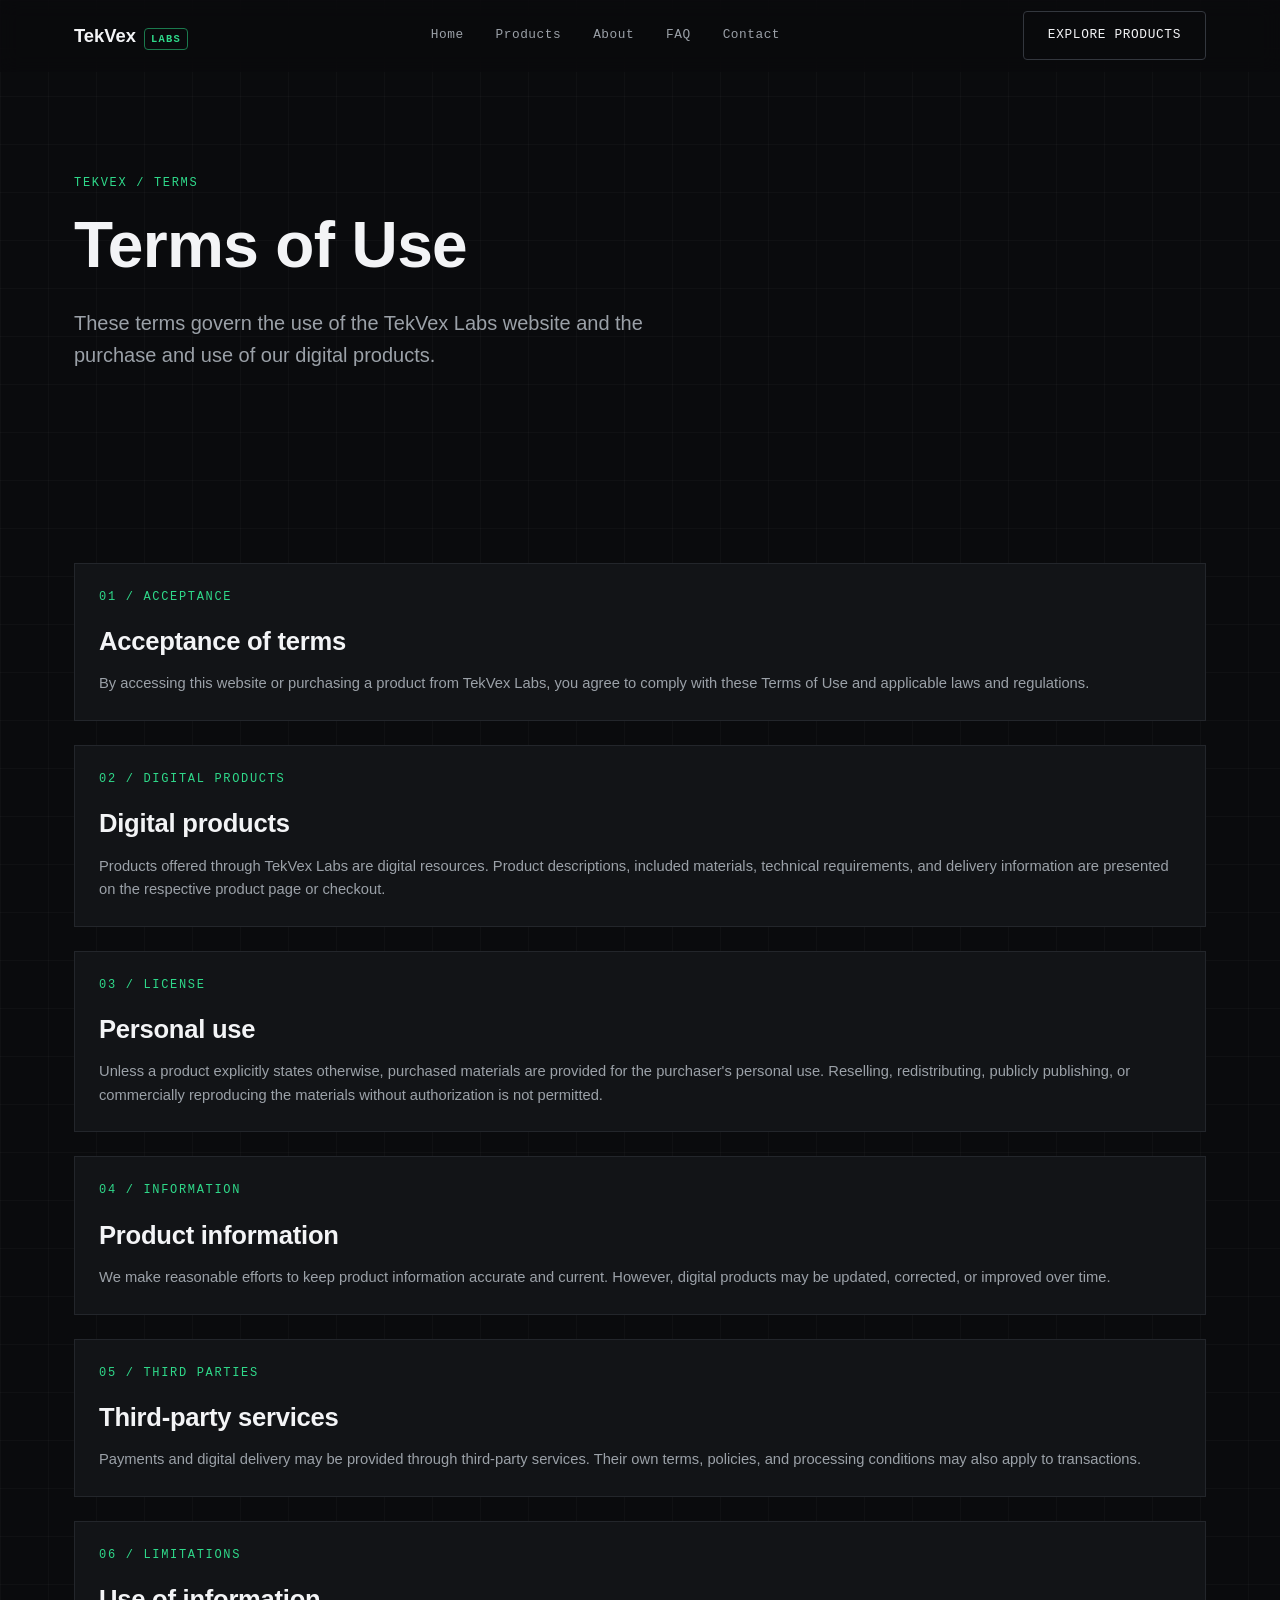
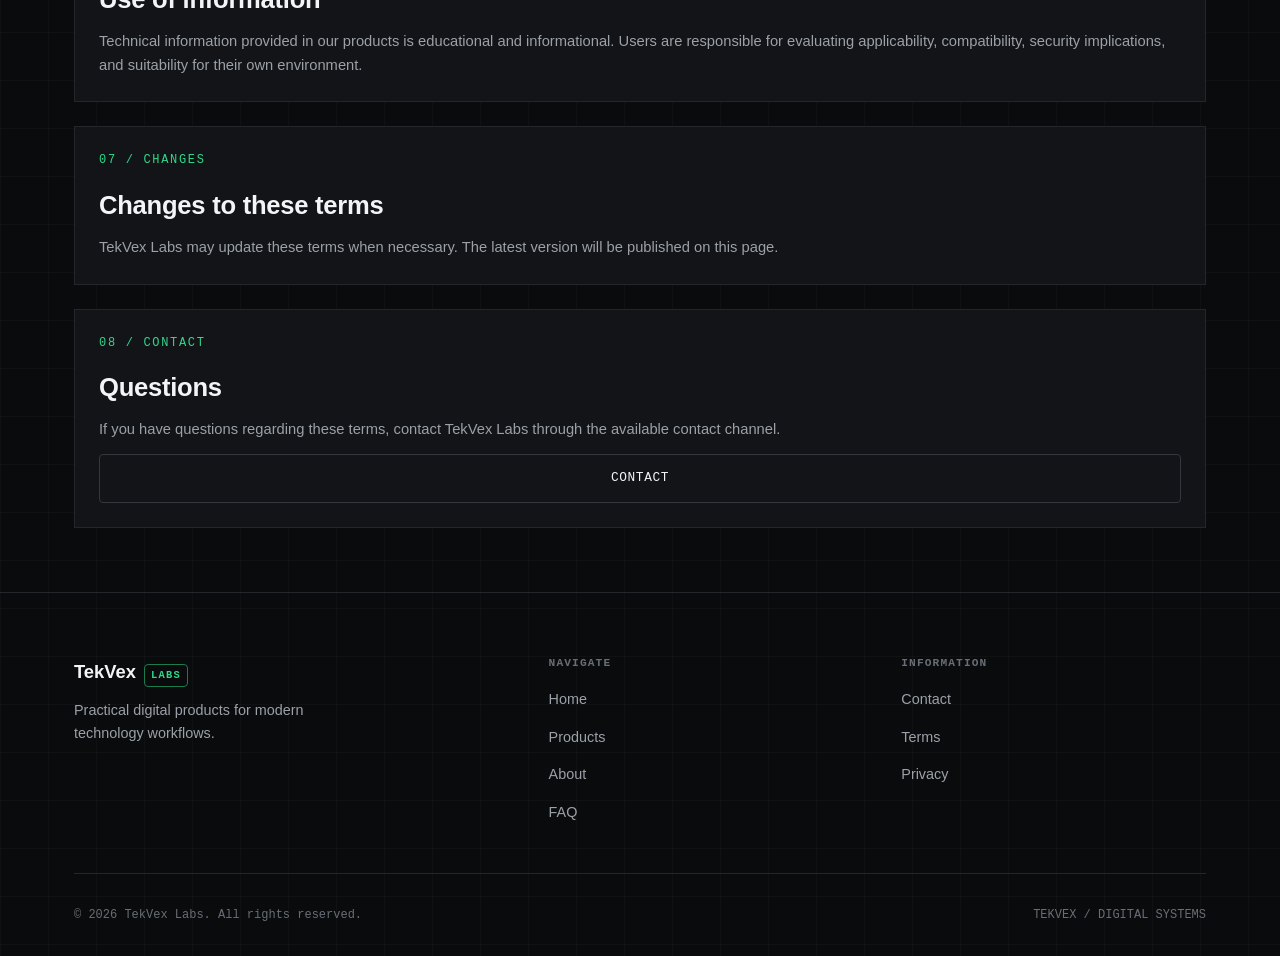
<file: terms.html>
<!DOCTYPE html>
<html lang="en">
<head>
  <meta http-equiv="Content-Security-Policy" content="default-src 'self'; script-src 'self'; script-src-attr 'none'; style-src 'self' 'unsafe-inline' https://fonts.googleapis.com; font-src 'self' https://fonts.gstatic.com; img-src 'self' data: https:; connect-src 'self'; frame-src 'none'; object-src 'none'; base-uri 'self'; form-action 'self'; frame-ancestors 'none'; manifest-src 'self'; worker-src 'self'; upgrade-insecure-requests">
  <meta name="referrer" content="strict-origin-when-cross-origin">
  <meta http-equiv="X-Content-Type-Options" content="nosniff">
  <meta name="permissions-policy" content="camera=(), microphone=(), geolocation=(), payment=()">
  <meta charset="UTF-8">
  <meta name="viewport" content="width=device-width, initial-scale=1.0">

  <title>Terms of Use — TekVex Labs</title>
  <meta
    name="description"
    content="Terms of use for TekVex Labs digital products and website."
  >

  <meta name="robots" content="index, follow">
  <link rel="canonical" href="https://www.tekvexloja.com/terms.html">

  <link rel="icon" type="image/svg+xml" href="assets/favicon.svg">
  <link rel="stylesheet" href="css/styles.css">

  <link rel="preconnect" href="https://fonts.googleapis.com">
  <link rel="preconnect" href="https://fonts.gstatic.com" crossorigin>

  <link
    href="https://fonts.googleapis.com/css2?family=IBM+Plex+Mono:wght@400;500;600&family=IBM+Plex+Sans:wght@400;500;600&family=Space+Grotesk:wght@500;600;700&display=swap"
    rel="stylesheet"
  >
</head>

<body>

  <a class="skip-link" href="#main-content">
    Skip to content
  </a>

  <header class="site-header">
    <div class="header-inner">

      <a class="brand" href="index.html" aria-label="TekVex Labs home">
        TekVex
        <span class="brand-suffix">Labs</span>
      </a>

      <nav class="nav-desktop" aria-label="Main navigation">
        <a href="index.html">Home</a>
        <a href="products.html">Products</a>
        <a href="about.html">About</a>
        <a href="faq.html">FAQ</a>
        <a href="contact.html">Contact</a>
      </nav>

      <div class="header-actions">
        <a class="btn btn-secondary" href="products.html">
          Explore Products
        </a>

        <button
          class="nav-toggle"
          type="button"
          aria-label="Open navigation"
          aria-expanded="false"
          aria-controls="mobile-navigation"
        >
          <span></span>
          <span></span>
          <span></span>
        </button>
      </div>

    </div>
  </header>

  <nav
    class="nav-mobile"
    id="mobile-navigation"
    aria-label="Mobile navigation"
  >
    <a href="index.html">Home</a>
    <a href="products.html">Products</a>
    <a href="about.html">About</a>
    <a href="faq.html">FAQ</a>
    <a href="contact.html">Contact</a>
  </nav>

  <main id="main-content">

    <section class="hero">
      <div class="container">

        <div class="hero-copy">

          <span class="mono-label mono-label--accent">
            TEKVEX / TERMS
          </span>

          <h1>
            Terms of Use
          </h1>

          <p class="lede">
            These terms govern the use of the TekVex Labs website and the
            purchase and use of our digital products.
          </p>

        </div>

      </div>
    </section>

    <section class="section section--tight">
      <div class="container">

        <div class="grid">

          <article class="bracket-frame product-card">
            <span class="mono-label mono-label--accent">
              01 / ACCEPTANCE
            </span>

            <h3>
              Acceptance of terms
            </h3>

            <p>
              By accessing this website or purchasing a product from TekVex
              Labs, you agree to comply with these Terms of Use and applicable
              laws and regulations.
            </p>
          </article>

          <article class="bracket-frame product-card">
            <span class="mono-label mono-label--accent">
              02 / DIGITAL PRODUCTS
            </span>

            <h3>
              Digital products
            </h3>

            <p>
              Products offered through TekVex Labs are digital resources.
              Product descriptions, included materials, technical
              requirements, and delivery information are presented on the
              respective product page or checkout.
            </p>
          </article>

          <article class="bracket-frame product-card">
            <span class="mono-label mono-label--accent">
              03 / LICENSE
            </span>

            <h3>
              Personal use
            </h3>

            <p>
              Unless a product explicitly states otherwise, purchased
              materials are provided for the purchaser's personal use.
              Reselling, redistributing, publicly publishing, or commercially
              reproducing the materials without authorization is not permitted.
            </p>
          </article>

          <article class="bracket-frame product-card">
            <span class="mono-label mono-label--accent">
              04 / INFORMATION
            </span>

            <h3>
              Product information
            </h3>

            <p>
              We make reasonable efforts to keep product information accurate
              and current. However, digital products may be updated,
              corrected, or improved over time.
            </p>
          </article>

          <article class="bracket-frame product-card">
            <span class="mono-label mono-label--accent">
              05 / THIRD PARTIES
            </span>

            <h3>
              Third-party services
            </h3>

            <p>
              Payments and digital delivery may be provided through third-party
              services. Their own terms, policies, and processing conditions
              may also apply to transactions.
            </p>
          </article>

          <article class="bracket-frame product-card">
            <span class="mono-label mono-label--accent">
              06 / LIMITATIONS
            </span>

            <h3>
              Use of information
            </h3>

            <p>
              Technical information provided in our products is educational
              and informational. Users are responsible for evaluating
              applicability, compatibility, security implications, and
              suitability for their own environment.
            </p>
          </article>

          <article class="bracket-frame product-card">
            <span class="mono-label mono-label--accent">
              07 / CHANGES
            </span>

            <h3>
              Changes to these terms
            </h3>

            <p>
              TekVex Labs may update these terms when necessary. The latest
              version will be published on this page.
            </p>
          </article>

          <article class="bracket-frame product-card">
            <span class="mono-label mono-label--accent">
              08 / CONTACT
            </span>

            <h3>
              Questions
            </h3>

            <p>
              If you have questions regarding these terms, contact TekVex Labs
              through the available contact channel.
            </p>

            <a class="btn btn-secondary" href="contact.html">
              Contact
            </a>
          </article>

        </div>

      </div>
    </section>

  </main>

  <footer class="site-footer">
    <div class="container">

      <div class="footer-grid">

        <div class="footer-brand">
          <a class="brand" href="index.html">
            TekVex
            <span class="brand-suffix">Labs</span>
          </a>

          <p>
            Practical digital products for modern technology workflows.
          </p>
        </div>

        <div class="footer-col">
          <h4>Navigate</h4>

          <ul>
            <li><a href="index.html">Home</a></li>
            <li><a href="products.html">Products</a></li>
            <li><a href="about.html">About</a></li>
            <li><a href="faq.html">FAQ</a></li>
          </ul>
        </div>

        <div class="footer-col">
          <h4>Information</h4>

          <ul>
            <li><a href="contact.html">Contact</a></li>
            <li><a href="terms.html">Terms</a></li>
            <li><a href="privacy.html">Privacy</a></li>
          </ul>
        </div>

      </div>

      <div class="footer-bottom">
        <p>
          © 2026 TekVex Labs. All rights reserved.
        </p>

        <p>
          TEKVEX / DIGITAL SYSTEMS
        </p>
      </div>

    </div>
  </footer>

  <script src="js/main.js" defer></script>

</body>
        </html>
</file>
<file: css/styles.css>
/* =============================================================================
   TEKVEX — DESIGN SYSTEM
   -----------------------------------------------------------------------------
   Table of contents:
     1. Design tokens (color, type, spacing, radius, shadow)
     2. Reset & base
     3. Typography utilities
     4. Layout primitives (container, section, grid)
     5. Signature component: corner-bracket frame
     6. Header & navigation
     7. Buttons
     8. Hero + ecosystem schematic diagram
     9. Section headers (eyebrow + title)
    10. Product cards & product grid
    11. Featured product panel
    12. Footer
    13. Utilities
    14. Responsive breakpoints
    15. Accessibility (focus, reduced motion)
   ============================================================================= */

/* -----------------------------------------------------------------------------
   1. DESIGN TOKENS
   Palette: near-black ground, cool grays, single technical-green accent used
   sparingly. This mirrors the existing TekVex identity — do not introduce a
   second dominant hue (e.g. electric blue) without updating brand guidance.
----------------------------------------------------------------------------- */
:root {
  /* Surfaces */
  --ink: #0a0b0d;              /* page background */
  --surface: #121417;          /* card / panel background */
  --surface-raised: #191c20;   /* hovered / elevated surface */
  --border: #23262b;           /* default hairline border */
  --border-strong: #33373e;    /* emphasized border */

  /* Text */
  --paper: #f3f4f6;            /* primary text */
  --fog: #9ba1a8;               /* secondary text */
  --fog-dim: #686e76;           /* tertiary / disabled text */

  /* Accent — technical green, used sparingly, never as a dominant fill */
  --signal: #2fd98a;
  --signal-strong: #3cf29c;
  --signal-dim: #1b7a4e;
  --signal-glow: rgba(47, 217, 138, 0.14);

  /* Type */
  --font-display: "Space Grotesk", "Segoe UI", sans-serif;
  --font-body: "IBM Plex Sans", "Segoe UI", sans-serif;
  --font-mono: "IBM Plex Mono", "SFMono-Regular", Consolas, monospace;

  /* Spacing scale */
  --space-1: 0.25rem;
  --space-2: 0.5rem;
  --space-3: 0.75rem;
  --space-4: 1rem;
  --space-6: 1.5rem;
  --space-8: 2rem;
  --space-12: 3rem;
  --space-16: 4rem;
  --space-24: 6rem;
  --space-32: 8rem;

  /* Layout */
  --container-max: 1180px;
  --radius-sm: 4px;
  --radius-md: 8px;
  --header-height: 72px;

  /* Motion */
  --ease: cubic-bezier(0.22, 1, 0.36, 1);
  --duration-fast: 150ms;
  --duration-base: 280ms;
}

/* -----------------------------------------------------------------------------
   2. RESET & BASE
----------------------------------------------------------------------------- */
*,
*::before,
*::after {
  box-sizing: border-box;
  margin: 0;
  padding: 0;
}

html {
  -webkit-text-size-adjust: 100%;
  scroll-behavior: smooth;
}

body {
  background-color: var(--ink);
  color: var(--paper);
  font-family: var(--font-body);
  font-size: 16px;
  line-height: 1.6;
  -webkit-font-smoothing: antialiased;
  -moz-osx-font-smoothing: grayscale;
  overflow-x: hidden;

  /* Subtle "blueprint" texture: two faint hairline grids. Kept extremely
     low-opacity so it reads as material, not decoration. */
  background-image: linear-gradient(rgba(255, 255, 255, 0.025) 1px, transparent 1px),
    linear-gradient(90deg, rgba(255, 255, 255, 0.025) 1px, transparent 1px);
  background-size: 48px 48px;
}

img,
svg {
  display: block;
  max-width: 100%;
}

a {
  color: inherit;
  text-decoration: none;
}

button {
  font-family: inherit;
  cursor: pointer;
}

ul {
  list-style: none;
}

/* -----------------------------------------------------------------------------
   3. TYPOGRAPHY
----------------------------------------------------------------------------- */
h1,
h2,
h3,
h4 {
  font-family: var(--font-display);
  font-weight: 600;
  line-height: 1.15;
  letter-spacing: -0.01em;
  color: var(--paper);
}

h1 {
  font-size: clamp(2.4rem, 5vw, 4.2rem);
}

h2 {
  font-size: clamp(1.9rem, 3.2vw, 2.75rem);
}

h3 {
  font-size: clamp(1.25rem, 2vw, 1.6rem);
}

p {
  color: var(--fog);
}

.lede {
  font-size: clamp(1.05rem, 1.6vw, 1.25rem);
  color: var(--fog);
  max-width: 46ch;
}

/* Monospace "system" label — used for eyebrows, nav, prices, tags */
.mono-label {
  font-family: var(--font-mono);
  font-size: 0.75rem;
  letter-spacing: 0.14em;
  text-transform: uppercase;
  color: var(--fog);
}

.mono-label--accent {
  color: var(--signal);
}

/* -----------------------------------------------------------------------------
   4. LAYOUT PRIMITIVES
----------------------------------------------------------------------------- */
.container {
  width: 100%;
  max-width: var(--container-max);
  margin-inline: auto;
  padding-inline: var(--space-6);
}

.section {
  padding-block: var(--space-24);
}

.section--tight {
  padding-block: var(--space-16);
}

.grid {
  display: grid;
  gap: var(--space-6);
}

/* -----------------------------------------------------------------------------
   5. SIGNATURE COMPONENT — CORNER-BRACKET FRAME
   The recurring visual device across the site: four small L-shaped brackets
   at the corners of a panel, referencing engineering schematics / targeting
   overlays rather than a generic rounded card with a shadow.
----------------------------------------------------------------------------- */
.bracket-frame {
  position: relative;
  border: 1px solid var(--border);
  background-color: var(--surface);
  transition: border-color var(--duration-base) var(--ease), background-color var(--duration-base) var(--ease);
}

.bracket-frame:hover {
  border-color: var(--border-strong);
  background-color: var(--surface-raised);
}

.corner {
  position: absolute;
  width: 14px;
  height: 14px;
  pointer-events: none;
  opacity: 0.55;
  transition: opacity var(--duration-base) var(--ease);
}

.bracket-frame:hover .corner {
  opacity: 1;
}

.corner.tl {
  top: -1px;
  left: -1px;
  border-top: 2px solid var(--signal);
  border-left: 2px solid var(--signal);
}

.corner.tr {
  top: -1px;
  right: -1px;
  border-top: 2px solid var(--signal);
  border-right: 2px solid var(--signal);
}

.corner.bl {
  bottom: -1px;
  left: -1px;
  border-bottom: 2px solid var(--signal);
  border-left: 2px solid var(--signal);
}

.corner.br {
  bottom: -1px;
  right: -1px;
  border-bottom: 2px solid var(--signal);
  border-right: 2px solid var(--signal);
}

/* -----------------------------------------------------------------------------
   6. HEADER & NAVIGATION
----------------------------------------------------------------------------- */
.site-header {
  position: fixed;
  inset-inline: 0;
  top: 0;
  height: var(--header-height);
  z-index: 100;
  display: flex;
  align-items: center;
  background-color: rgba(10, 11, 13, 0.72);
  backdrop-filter: blur(10px);
  -webkit-backdrop-filter: blur(10px);
  border-bottom: 1px solid transparent;
  transition: border-color var(--duration-base) var(--ease), background-color var(--duration-base) var(--ease);
}

.site-header.is-scrolled {
  border-bottom-color: var(--border);
  background-color: rgba(10, 11, 13, 0.92);
}

.header-inner {
  width: 100%;
  max-width: var(--container-max);
  margin-inline: auto;
  padding-inline: var(--space-6);
  display: flex;
  align-items: center;
  justify-content: space-between;
}

.brand {
  display: flex;
  align-items: baseline;
  gap: var(--space-2);
  font-family: var(--font-display);
  font-weight: 600;
  font-size: 1.15rem;
  color: var(--paper);
}

.brand span.brand-suffix {
  font-family: var(--font-mono);
  font-size: 0.65rem;
  letter-spacing: 0.12em;
  color: var(--signal);
  text-transform: uppercase;
  border: 1px solid var(--signal-dim);
  padding: 2px 6px;
  border-radius: var(--radius-sm);
}

.nav-desktop {
  display: flex;
  align-items: center;
  gap: var(--space-8);
}

.nav-desktop a {
  font-family: var(--font-mono);
  font-size: 0.8rem;
  letter-spacing: 0.04em;
  color: var(--fog);
  position: relative;
  padding-block: var(--space-1);
  transition: color var(--duration-fast) var(--ease);
}

.nav-desktop a:hover,
.nav-desktop a:focus-visible {
  color: var(--paper);
}

.nav-desktop a::after {
  content: "";
  position: absolute;
  left: 0;
  bottom: -4px;
  width: 0;
  height: 1px;
  background-color: var(--signal);
  transition: width var(--duration-base) var(--ease);
}

.nav-desktop a:hover::after,
.nav-desktop a:focus-visible::after {
  width: 100%;
}

.header-actions {
  display: flex;
  align-items: center;
  gap: var(--space-4);
}

/* Mobile hamburger */
.nav-toggle {
  display: none;
  flex-direction: column;
  justify-content: center;
  gap: 5px;
  width: 40px;
  height: 40px;
  background: none;
  border: 1px solid var(--border);
  border-radius: var(--radius-sm);
}

.nav-toggle span {
  display: block;
  width: 18px;
  height: 1.5px;
  margin-inline: auto;
  background-color: var(--paper);
  transition: transform var(--duration-base) var(--ease), opacity var(--duration-base) var(--ease);
}

.nav-toggle[aria-expanded="true"] span:nth-child(1) {
  transform: translateY(6.5px) rotate(45deg);
}
.nav-toggle[aria-expanded="true"] span:nth-child(2) {
  opacity: 0;
}
.nav-toggle[aria-expanded="true"] span:nth-child(3) {
  transform: translateY(-6.5px) rotate(-45deg);
}

.nav-mobile {
  position: fixed;
  top: var(--header-height);
  inset-inline: 0;
  background-color: var(--ink);
  border-bottom: 1px solid var(--border);
  padding: var(--space-6);
  display: flex;
  flex-direction: column;
  gap: var(--space-4);
  transform: translateY(-8px);
  opacity: 0;
  visibility: hidden;
  transition: transform var(--duration-base) var(--ease), opacity var(--duration-base) var(--ease),
    visibility var(--duration-base) var(--ease);
  z-index: 99;
}

.nav-mobile.is-open {
  transform: translateY(0);
  opacity: 1;
  visibility: visible;
}

.nav-mobile a {
  font-family: var(--font-mono);
  font-size: 0.95rem;
  color: var(--paper);
  padding-block: var(--space-3);
  border-bottom: 1px solid var(--border);
}

/* -----------------------------------------------------------------------------
   7. BUTTONS
----------------------------------------------------------------------------- */
.btn {
  display: inline-flex;
  align-items: center;
  justify-content: center;
  gap: var(--space-2);
  font-family: var(--font-mono);
  font-size: 0.8rem;
  letter-spacing: 0.05em;
  text-transform: uppercase;
  padding: 0.85rem 1.5rem;
  border-radius: var(--radius-sm);
  border: 1px solid transparent;
  transition: background-color var(--duration-base) var(--ease), border-color var(--duration-base) var(--ease),
    color var(--duration-base) var(--ease), transform var(--duration-fast) var(--ease);
  white-space: nowrap;
}

.btn:active {
  transform: translateY(1px);
}

.btn-primary {
  background-color: var(--signal);
  color: var(--ink);
  font-weight: 600;
}

.btn-primary:hover,
.btn-primary:focus-visible {
  background-color: var(--signal-strong);
}

.btn-secondary {
  background-color: transparent;
  color: var(--paper);
  border-color: var(--border-strong);
}

.btn-secondary:hover,
.btn-secondary:focus-visible {
  border-color: var(--signal);
  color: var(--signal);
}

.btn-ghost {
  background-color: transparent;
  color: var(--fog);
  border-color: var(--border);
}

.btn-ghost:hover,
.btn-ghost:focus-visible {
  color: var(--paper);
  border-color: var(--border-strong);
}

.btn-block {
  width: 100%;
}

/* -----------------------------------------------------------------------------
   8. HERO + ECOSYSTEM SCHEMATIC DIAGRAM
----------------------------------------------------------------------------- */
.hero {
  padding-top: calc(var(--header-height) + var(--space-24));
  padding-bottom: var(--space-24);
  position: relative;
}

.hero-inner {
  display: grid;
  grid-template-columns: 1.1fr 0.9fr;
  gap: var(--space-16);
  align-items: center;
}

.hero-copy .mono-label {
  display: inline-block;
  margin-bottom: var(--space-4);
}

.hero-copy h1 {
  margin-bottom: var(--space-6);
}

.hero-copy .lede {
  margin-bottom: var(--space-8);
  max-width: 52ch;
}

.hero-actions {
  display: flex;
  gap: var(--space-4);
  flex-wrap: wrap;
}

/* Opening state for the hero — respects reduced-motion via JS/CSS below */
.hero-copy > * {
  opacity: 0;
  transform: translateY(10px);
  animation: hero-in var(--duration-base) var(--ease) forwards;
}
.hero-copy .mono-label { animation-delay: 0ms; }
.hero-copy h1 { animation-delay: 80ms; }
.hero-copy .lede { animation-delay: 160ms; }
.hero-copy .hero-actions { animation-delay: 240ms; }

@keyframes hero-in {
  to {
    opacity: 1;
    transform: translateY(0);
  }
}

/* --- Ecosystem schematic: TEKVEX → VEX OS / TEKVEX LABS ------------------ */
.schematic {
  border: 1px solid var(--border);
  background-color: var(--surface);
  padding: var(--space-8) var(--space-6);
  position: relative;
}

.schematic-root {
  display: flex;
  align-items: center;
  gap: var(--space-3);
  font-family: var(--font-mono);
  font-size: 0.9rem;
  color: var(--paper);
  padding-bottom: var(--space-4);
  margin-bottom: var(--space-4);
  border-bottom: 1px dashed var(--border-strong);
}

.schematic-root .dot {
  width: 8px;
  height: 8px;
  border-radius: 50%;
  background-color: var(--signal);
  box-shadow: 0 0 8px var(--signal-glow);
}

.schematic-branches {
  display: flex;
  flex-direction: column;
  gap: var(--space-4);
}

.schematic-node {
  padding-left: var(--space-6);
  position: relative;
  border-left: 1px solid var(--border-strong);
  padding-bottom: var(--space-4);
}

.schematic-node:last-child {
  border-left-color: transparent;
  padding-bottom: 0;
}

.schematic-node::before {
  content: "";
  position: absolute;
  top: 8px;
  left: -1px;
  width: var(--space-4);
  height: 1px;
  background-color: var(--border-strong);
}

.schematic-node-title {
  font-family: var(--font-mono);
  font-size: 0.8rem;
  letter-spacing: 0.04em;
  color: var(--paper);
  display: flex;
  align-items: center;
  gap: var(--space-2);
  margin-bottom: var(--space-1);
}

.schematic-status {
  font-size: 0.65rem;
  letter-spacing: 0.08em;
  text-transform: uppercase;
  padding: 1px 6px;
  border-radius: 3px;
  border: 1px solid var(--signal-dim);
  color: var(--signal);
}

.schematic-status.is-building {
  border-color: var(--border-strong);
  color: var(--fog);
}

.schematic-node-desc {
  font-size: 0.8rem;
  color: var(--fog-dim);
  margin-bottom: var(--space-2);
}

.schematic-tags {
  display: flex;
  flex-wrap: wrap;
  gap: var(--space-2);
}

.schematic-tags span {
  font-family: var(--font-mono);
  font-size: 0.65rem;
  color: var(--fog);
  border: 1px solid var(--border);
  padding: 2px 7px;
  border-radius: 3px;
}

/* -----------------------------------------------------------------------------
   9. SECTION HEADERS
----------------------------------------------------------------------------- */
.section-header {
  max-width: 62ch;
  margin-bottom: var(--space-12);
}

.section-header .mono-label {
  display: block;
  margin-bottom: var(--space-3);
}

.section-header h2 {
  margin-bottom: var(--space-4);
}

/* -----------------------------------------------------------------------------
   10. PRODUCT CARDS & GRID
----------------------------------------------------------------------------- */
.product-grid {
  grid-template-columns: repeat(auto-fit, minmax(260px, 1fr));
}

.product-card {
  padding: var(--space-6);
  display: flex;
  flex-direction: column;
  gap: var(--space-3);
  height: 100%;
}

.product-card-top {
  display: flex;
  justify-content: space-between;
  align-items: flex-start;
  gap: var(--space-2);
}

.product-card h3 {
  margin: var(--space-2) 0 var(--space-1);
}

.product-card p {
  font-size: 0.92rem;
  flex-grow: 1;
}

.product-card-meta {
  display: flex;
  justify-content: space-between;
  align-items: center;
  padding-top: var(--space-4);
  margin-top: var(--space-2);
  border-top: 1px solid var(--border);
}

.product-price {
  font-family: var(--font-mono);
  font-size: 1.05rem;
  color: var(--paper);
}

.product-level {
  font-family: var(--font-mono);
  font-size: 0.65rem;
  letter-spacing: 0.06em;
  text-transform: uppercase;
  color: var(--fog-dim);
}

/* -----------------------------------------------------------------------------
   11. FEATURED PRODUCT PANEL
----------------------------------------------------------------------------- */
.featured-panel {
  padding: var(--space-12);
  display: grid;
  grid-template-columns: 1fr 1fr;
  gap: var(--space-12);
  align-items: center;
}

.featured-copy .mono-label {
  margin-bottom: var(--space-3);
  display: block;
}

.featured-copy h3 {
  margin-bottom: var(--space-4);
}

.featured-copy p {
  margin-bottom: var(--space-6);
}

.featured-list {
  display: flex;
  flex-direction: column;
  gap: var(--space-3);
  margin-bottom: var(--space-8);
}

.featured-list li {
  display: flex;
  align-items: baseline;
  gap: var(--space-3);
  font-size: 0.92rem;
  color: var(--fog);
}

.featured-list li::before {
  content: "";
  width: 6px;
  height: 6px;
  background-color: var(--signal);
  flex-shrink: 0;
  transform: translateY(-2px);
}

.featured-price-row {
  display: flex;
  align-items: center;
  gap: var(--space-6);
  flex-wrap: wrap;
}

.featured-price-row .product-price {
  font-size: 1.4rem;
}

.featured-visual {
  border: 1px solid var(--border);
  background: linear-gradient(155deg, var(--surface) 0%, var(--ink) 100%);
  aspect-ratio: 4 / 3;
  position: relative;
  display: flex;
  align-items: center;
  justify-content: center;
  overflow: hidden;
}

.featured-visual::before {
  content: "";
  position: absolute;
  inset: 0;
  background-image: linear-gradient(rgba(47, 217, 138, 0.06) 1px, transparent 1px),
    linear-gradient(90deg, rgba(47, 217, 138, 0.06) 1px, transparent 1px);
  background-size: 24px 24px;
}

.featured-visual-mark {
  font-family: var(--font-mono);
  font-size: 0.75rem;
  color: var(--fog-dim);
  letter-spacing: 0.1em;
  text-transform: uppercase;
  z-index: 1;
  border: 1px solid var(--border-strong);
  padding: var(--space-4) var(--space-6);
  background-color: rgba(10, 11, 13, 0.6);
}

/* -----------------------------------------------------------------------------
   12. FOOTER
----------------------------------------------------------------------------- */
.site-footer {
  border-top: 1px solid var(--border);
  padding-block: var(--space-16) var(--space-8);
}

.footer-grid {
  display: grid;
  grid-template-columns: 1.4fr 1fr 1fr;
  gap: var(--space-12);
  margin-bottom: var(--space-12);
}

.footer-brand .brand {
  margin-bottom: var(--space-3);
}

.footer-brand p {
  font-size: 0.9rem;
  max-width: 34ch;
}

.footer-col h4 {
  font-family: var(--font-mono);
  font-size: 0.7rem;
  letter-spacing: 0.1em;
  text-transform: uppercase;
  color: var(--fog-dim);
  margin-bottom: var(--space-4);
}

.footer-col ul {
  display: flex;
  flex-direction: column;
  gap: var(--space-3);
}

.footer-col a {
  font-size: 0.9rem;
  color: var(--fog);
  transition: color var(--duration-fast) var(--ease);
}

.footer-col a:hover,
.footer-col a:focus-visible {
  color: var(--paper);
}

.footer-bottom {
  display: flex;
  justify-content: space-between;
  align-items: center;
  padding-top: var(--space-8);
  border-top: 1px solid var(--border);
  flex-wrap: wrap;
  gap: var(--space-4);
}

.footer-bottom p {
  font-family: var(--font-mono);
  font-size: 0.75rem;
  color: var(--fog-dim);
}

/* -----------------------------------------------------------------------------
   13. UTILITIES
----------------------------------------------------------------------------- */
.sr-only {
  position: absolute;
  width: 1px;
  height: 1px;
  padding: 0;
  margin: -1px;
  overflow: hidden;
  clip: rect(0, 0, 0, 0);
  white-space: nowrap;
  border: 0;
}

.skip-link {
  position: absolute;
  top: -48px;
  left: var(--space-4);
  background-color: var(--signal);
  color: var(--ink);
  padding: var(--space-3) var(--space-4);
  border-radius: var(--radius-sm);
  z-index: 200;
  font-family: var(--font-mono);
  font-size: 0.8rem;
  transition: top var(--duration-base) var(--ease);
}

.skip-link:focus {
  top: var(--space-4);
}

.whatsapp-fab {
  position: fixed;
  right: var(--space-6);
  bottom: var(--space-6);
  z-index: 90;
  display: flex;
  align-items: center;
  gap: var(--space-2);
  background-color: var(--surface);
  border: 1px solid var(--border-strong);
  padding: var(--space-3) var(--space-4);
  border-radius: 999px;
  font-family: var(--font-mono);
  font-size: 0.75rem;
  color: var(--paper);
  transition: border-color var(--duration-base) var(--ease), background-color var(--duration-base) var(--ease);
}

.whatsapp-fab:hover,
.whatsapp-fab:focus-visible {
  border-color: var(--signal);
  background-color: var(--surface-raised);
}

.whatsapp-fab .dot {
  width: 7px;
  height: 7px;
  border-radius: 50%;
  background-color: var(--signal);
  box-shadow: 0 0 6px var(--signal-glow);
}

/* -----------------------------------------------------------------------------
   14. RESPONSIVE BREAKPOINTS
----------------------------------------------------------------------------- */
@media (max-width: 960px) {
  .hero-inner {
    grid-template-columns: 1fr;
    gap: var(--space-12);
  }

  .featured-panel {
    grid-template-columns: 1fr;
    padding: var(--space-8);
  }

  .featured-visual {
    order: -1;
    aspect-ratio: 16 / 9;
  }

  .footer-grid {
    grid-template-columns: 1fr 1fr;
  }

  .footer-brand {
    grid-column: 1 / -1;
  }
}

@media (max-width: 720px) {
  .nav-desktop,
  .header-actions .btn-secondary {
    display: none;
  }

  .nav-toggle {
    display: flex;
  }

  .section {
    padding-block: var(--space-16);
  }

  .footer-grid {
    grid-template-columns: 1fr;
    gap: var(--space-8);
  }

  .whatsapp-fab span:not(.dot) {
    display: none;
  }

  .whatsapp-fab {
    padding: var(--space-3);
  }
}

@media (max-width: 520px) {
  .container {
    padding-inline: var(--space-4);
  }

  .hero {
    padding-top: calc(var(--header-height) + var(--space-12));
  }

  .hero-actions .btn {
    width: 100%;
  }
}

/* -----------------------------------------------------------------------------
   15. ACCESSIBILITY
----------------------------------------------------------------------------- */
:focus-visible {
  outline: 2px solid var(--signal);
  outline-offset: 2px;
}

@media (prefers-reduced-motion: reduce) {
  html {
    scroll-behavior: auto;
  }

  *,
  *::before,
  *::after {
    animation-duration: 0.001ms !important;
    animation-iteration-count: 1 !important;
    transition-duration: 0.001ms !important;
  }

  .hero-copy > * {
    opacity: 1;
    transform: none;
  }
}
</file>
